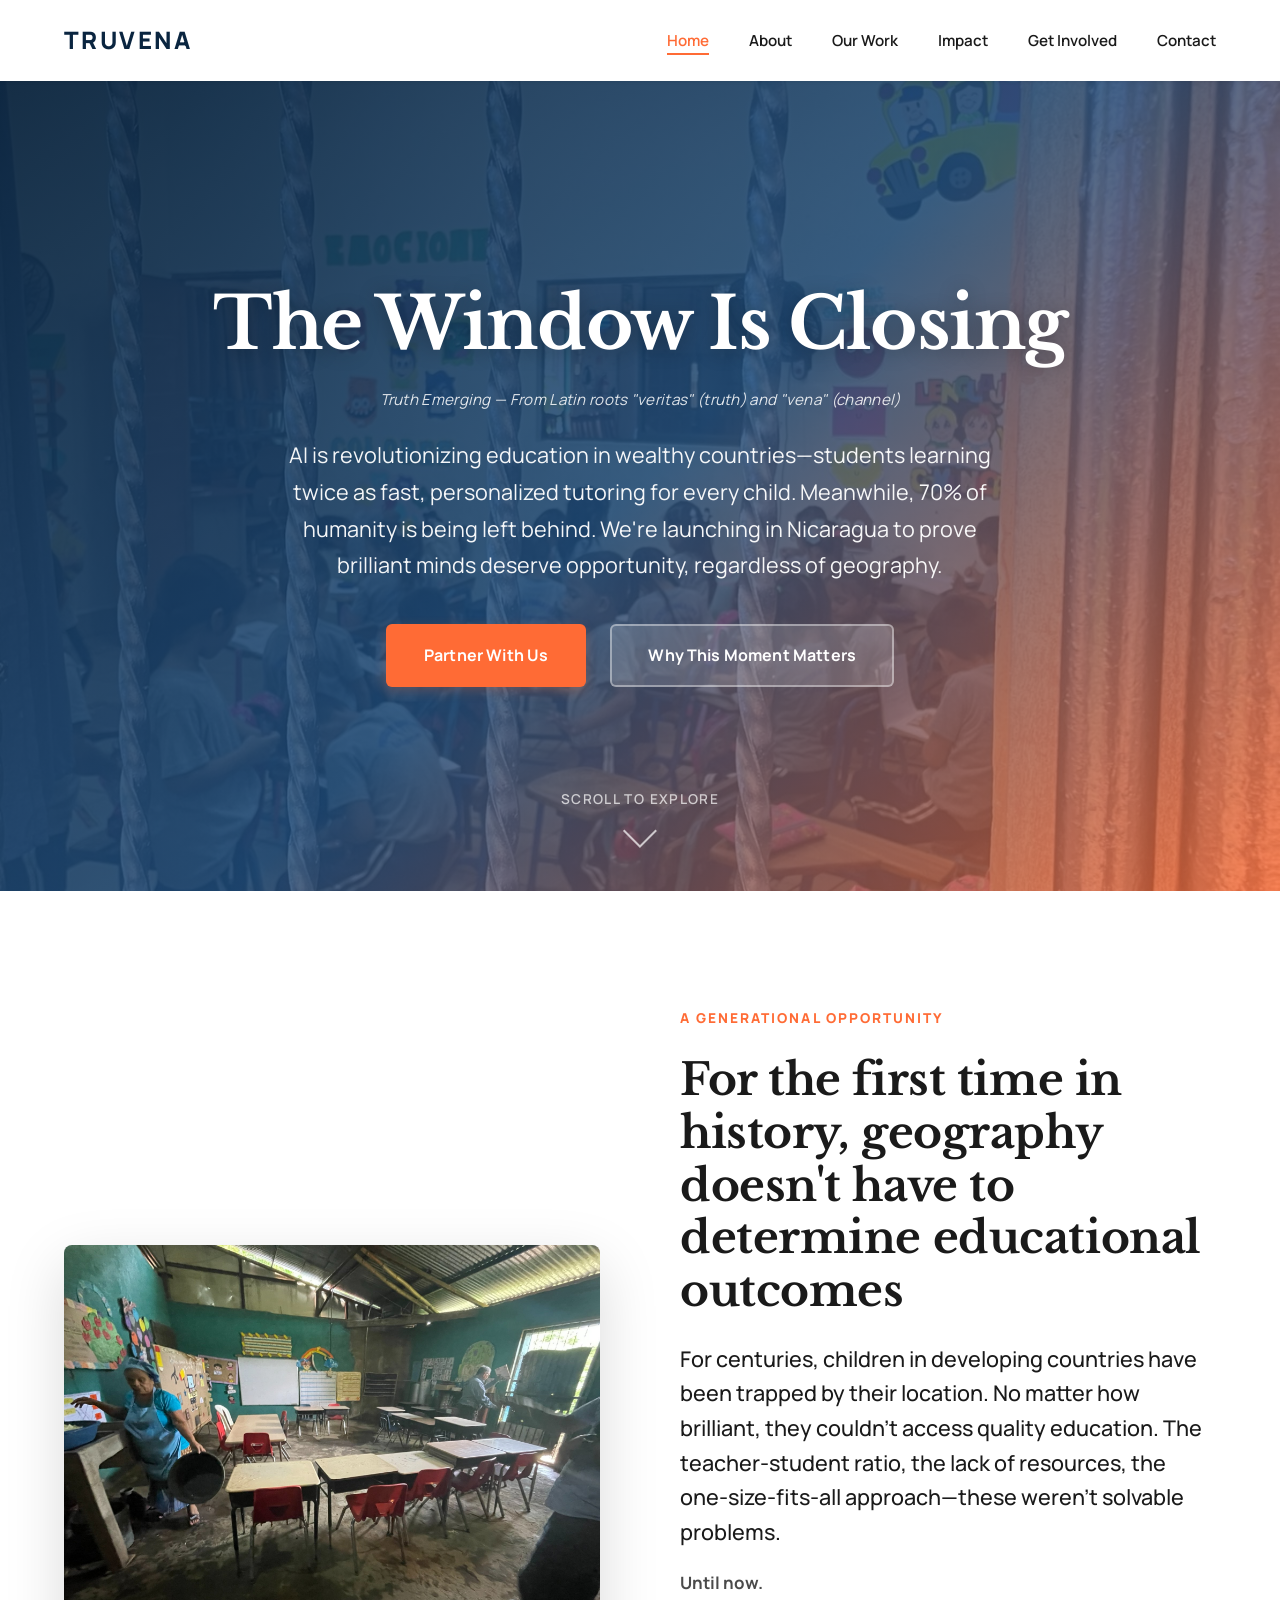
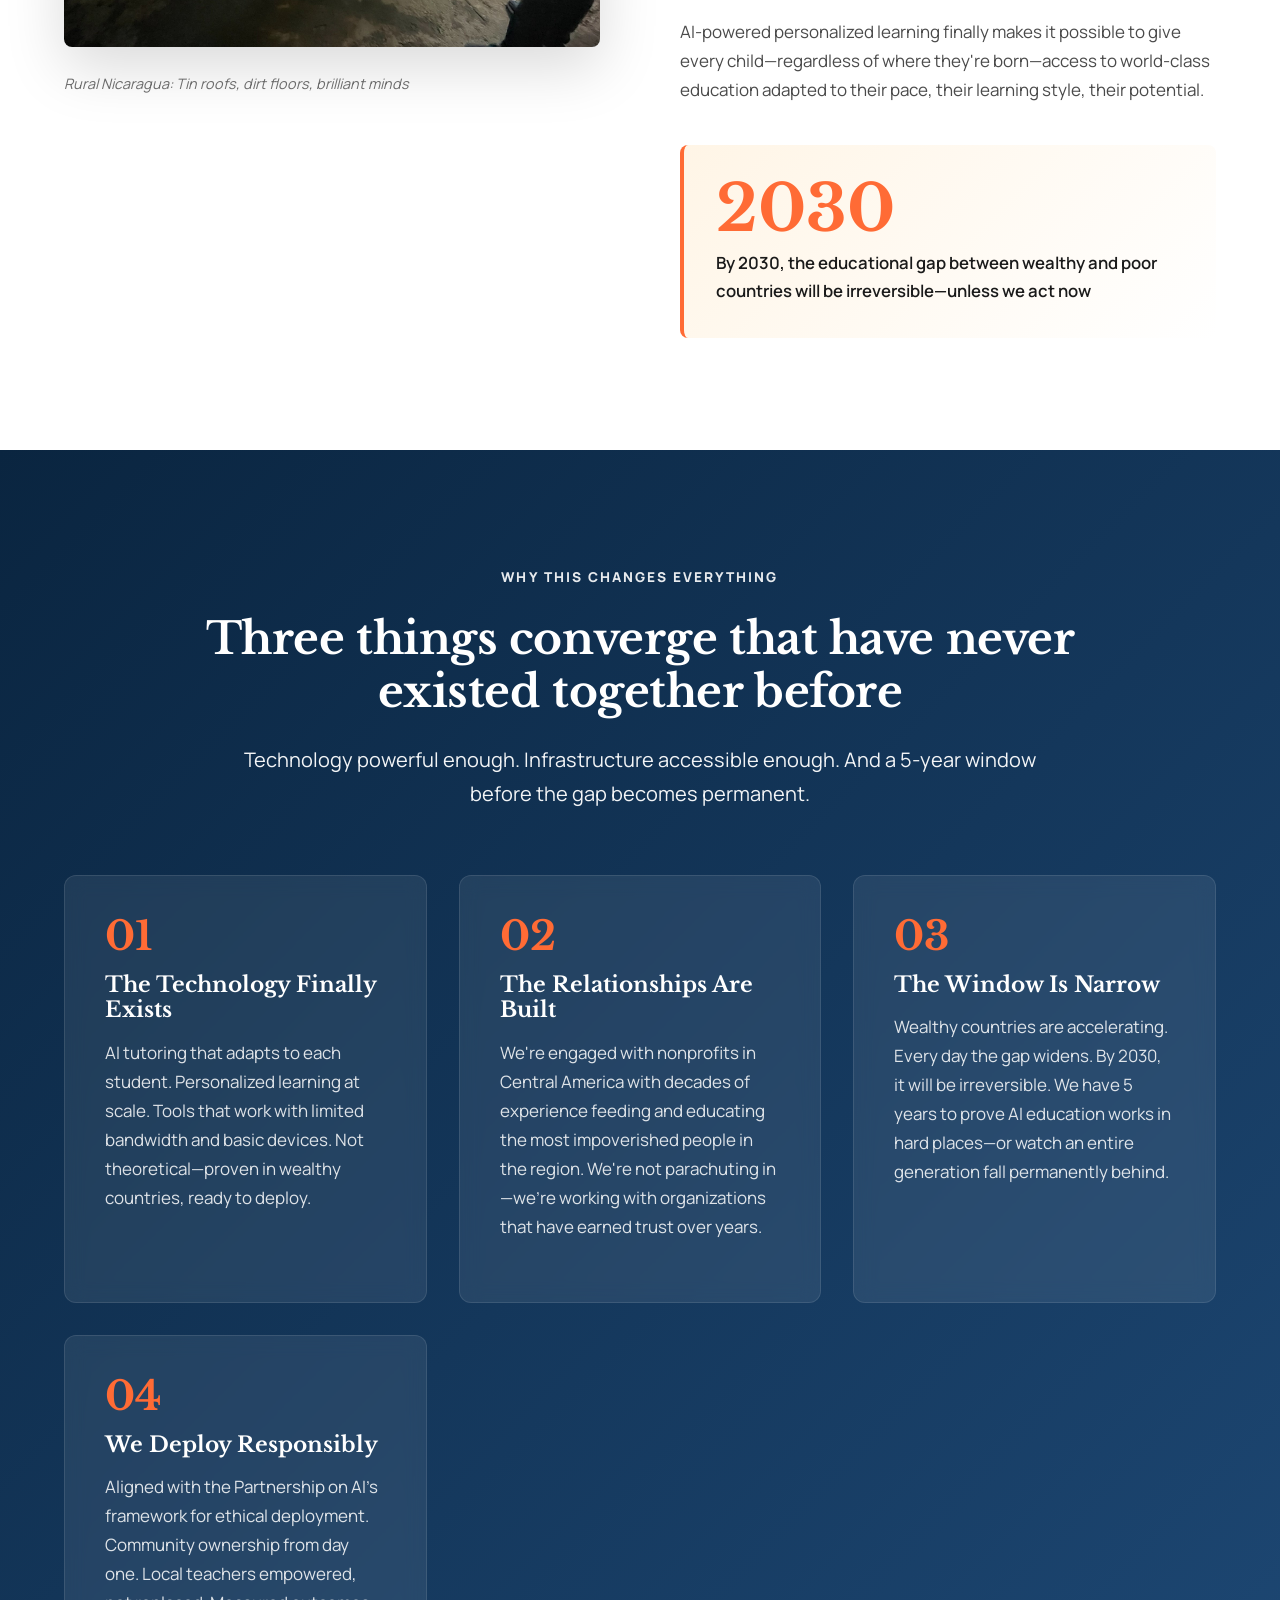
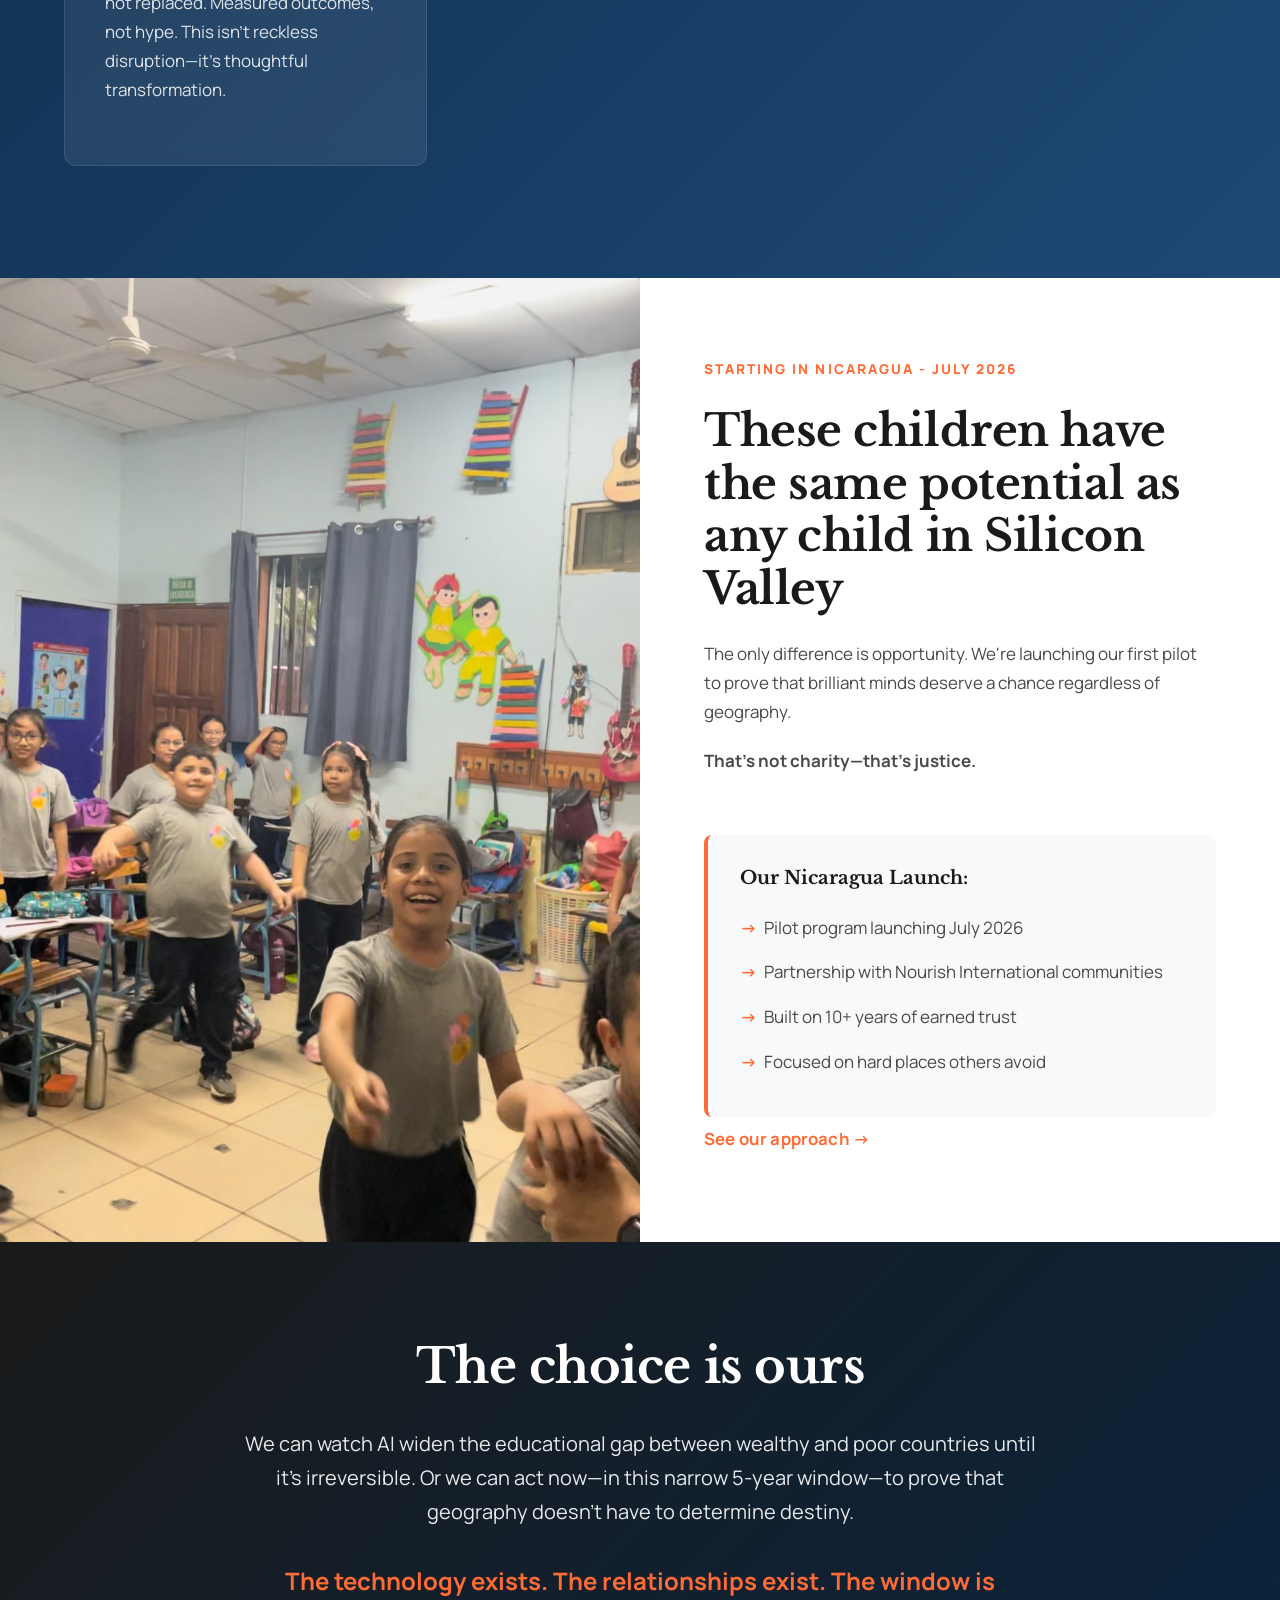
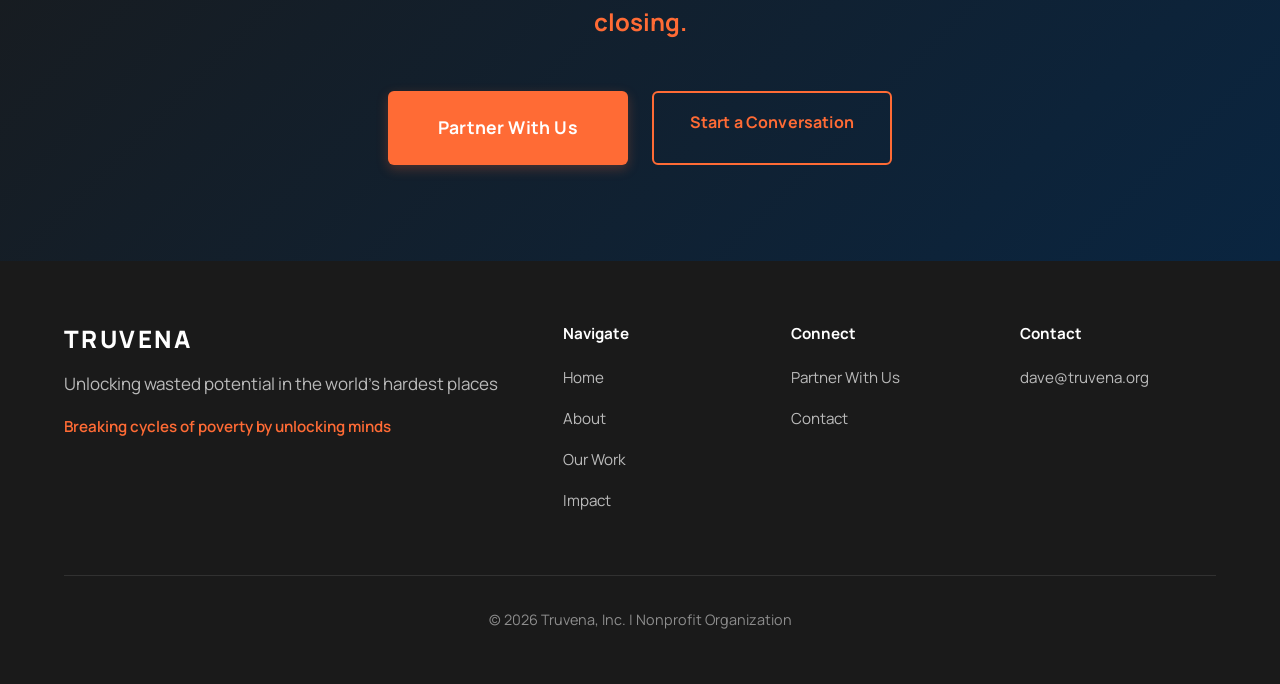
<file: index.html>
<!DOCTYPE html> 
<html lang="en">
<head>
    <meta charset="UTF-8">
    <meta name="viewport" content="width=device-width, initial-scale=1.0">
    <title>Truvena | Unlocking Millions of Wasted Minds</title>
    <link rel="preconnect" href="https://fonts.googleapis.com">
    <link rel="preconnect" href="https://fonts.gstatic.com" crossorigin>
    <link href="https://fonts.googleapis.com/css2?family=Libre+Baskerville:wght@400;700&family=Manrope:wght@400;500;600;700;800&display=swap" rel="stylesheet">
    <link rel="stylesheet" href="styles-new.css">
</head>
<body>
    <!-- Navigation -->
    <nav class="navbar">
        <div class="container">
            <div class="nav-brand">
                <a href="index.html">TRUVENA</a>
            </div>
            <ul class="nav-menu">
                <li><a href="index.html" class="active">Home</a></li>
                <li><a href="about.html">About</a></li>
                <li><a href="work.html">Our Work</a></li>
                <li><a href="impact.html">Impact</a></li>
                <li><a href="involved.html">Get Involved</a></li>
                <li><a href="contact.html">Contact</a></li>
            </ul>
        </div>
    </nav>

    <!-- Hero Section with Photo Background -->
    <section class="hero-redesign">
        <div class="hero-background"></div>
        <div class="hero-overlay"></div>
        <div class="container hero-content">
            <h1 class="hero-title">The Window Is Closing</h1>
            <p class="truvena-tagline">Truth Emerging — From Latin roots "veritas" (truth) and "vena" (channel)</p>
            <p class="hero-subtitle">AI is revolutionizing education in wealthy countries—students learning twice as fast, personalized tutoring for every child. Meanwhile, 70% of humanity is being left behind. We're launching in Nicaragua to prove brilliant minds deserve opportunity, regardless of geography.</p>
            <div class="hero-cta">
                <a href="involved.html" class="btn-primary-orange">Partner With Us</a>
                <a href="impact.html" class="btn-secondary-white">Why This Moment Matters</a>
            </div>
        </div>
        <div class="hero-scroll-indicator">
            <span>Scroll to explore</span>
            <div class="scroll-arrow"></div>
        </div>
    </section>

    <!-- The Historic Moment -->
    <section class="reality-section">
        <div class="container">
            <div class="reality-grid">
                <div class="reality-image">
                    <img src="images/empty-classroom.jpg" alt="Rural Nicaragua classroom with tin roof and dirt floors">
                    <div class="image-caption">Rural Nicaragua: Tin roofs, dirt floors, brilliant minds</div>
                </div>
                <div class="reality-text">
                    <span class="section-label">A Generational Opportunity</span>
                    <h2>For the first time in history, geography doesn't have to determine educational outcomes</h2>
                    <p class="lead-text">For centuries, children in developing countries have been trapped by their location. No matter how brilliant, they couldn't access quality education. The teacher-student ratio, the lack of resources, the one-size-fits-all approach—these weren't solvable problems.</p>
                    <p><strong>Until now.</strong></p>
                    <p>AI-powered personalized learning finally makes it possible to give every child—regardless of where they're born—access to world-class education adapted to their pace, their learning style, their potential.</p>
                    <div class="stat-callout">
                        <div class="stat-number">2030</div>
                        <div class="stat-text">By 2030, the educational gap between wealthy and poor countries will be irreversible—unless we act now</div>
                    </div>
                </div>
            </div>
        </div>
    </section>

    <!-- Why This Time Is Different -->
    <section class="opportunity-section">
        <div class="container">
            <div class="opportunity-content">
                <span class="section-label-light">Why This Changes Everything</span>
                <h2>Three things converge that have never existed together before</h2>
                <p class="intro-text-white">Technology powerful enough. Infrastructure accessible enough. And a 5-year window before the gap becomes permanent.</p>
            </div>
            
            <div class="approach-visual">
                <div class="approach-card">
                    <div class="card-number">01</div>
                    <h3>The Technology Finally Exists</h3>
                    <p>AI tutoring that adapts to each student. Personalized learning at scale. Tools that work with limited bandwidth and basic devices. Not theoretical—proven in wealthy countries, ready to deploy.</p>
                </div>
                
                <div class="approach-card">
                    <div class="card-number">02</div>
                    <h3>The Relationships Are Built</h3>
                    <p>We're engaged with nonprofits in Central America with decades of experience feeding and educating the most impoverished people in the region. We're not parachuting in—we're working with organizations that have earned trust over years.</p>
                </div>
                
                <div class="approach-card">
                    <div class="card-number">03</div>
                    <h3>The Window Is Narrow</h3>
                    <p>Wealthy countries are accelerating. Every day the gap widens. By 2030, it will be irreversible. We have 5 years to prove AI education works in hard places—or watch an entire generation fall permanently behind.</p>
                </div>
                
                <div class="approach-card">
                    <div class="card-number">04</div>
                    <h3>We Deploy Responsibly</h3>
                    <p>Aligned with the Partnership on AI's framework for ethical deployment. Community ownership from day one. Local teachers empowered, not replaced. Measured outcomes, not hype. This isn't reckless disruption—it's thoughtful transformation.</p>
                </div>
            </div>
        </div>
    </section>

    <!-- What We're Launching -->
    <section class="impact-preview">
        <div class="impact-split">
            <div class="impact-image" style="background-image: url('images/kids-classroom.jpg');">
            </div>
            <div class="impact-content">
                <span class="section-label">Starting in Nicaragua - July 2026</span>
                <h2>These children have the same potential as any child in Silicon Valley</h2>
                <p>The only difference is opportunity. We're launching our first pilot to prove that brilliant minds deserve a chance regardless of geography.</p>
                <p><strong>That's not charity—that's justice.</strong></p>
                <div class="impact-focus">
                    <h3>Our Nicaragua Launch:</h3>
                    <ul class="hard-places-list">
                        <li>Pilot program launching July 2026</li>
                        <li>Partnership with Nourish International communities</li>
                        <li>Built on 10+ years of earned trust</li>
                        <li>Focused on hard places others avoid</li>
                    </ul>
                </div>
                <a href="work.html" class="btn-text-arrow">See our approach →</a>
            </div>
        </div>
    </section>

    <!-- Urgency Section -->
    <section class="urgency-section">
        <div class="container">
            <div class="urgency-content">
                <h2>The choice is ours</h2>
                <p class="urgency-text">We can watch AI widen the educational gap between wealthy and poor countries until it's irreversible. Or we can act now—in this narrow 5-year window—to prove that geography doesn't have to determine destiny.</p>
                <p class="urgency-emphasis">The technology exists. The relationships exist. The window is closing.</p>
                <div class="urgency-cta">
                    <a href="involved.html" class="btn-primary-orange large">Partner With Us</a>
                    <a href="contact.html" class="btn-secondary-outline">Start a Conversation</a>
                </div>
            </div>
        </div>
    </section>

    <!-- Footer -->
    <footer class="footer-redesign">
        <div class="container">
            <div class="footer-content">
                <div class="footer-brand">
                    <h3>TRUVENA</h3>
                    <p>Unlocking wasted potential in the world's hardest places</p>
                    <div class="footer-tagline">Breaking cycles of poverty by unlocking minds</div>
                </div>
                <div class="footer-links">
                    <div class="footer-column">
                        <h4>Navigate</h4>
                        <ul>
                            <li><a href="index.html">Home</a></li>
                            <li><a href="about.html">About</a></li>
                            <li><a href="work.html">Our Work</a></li>
                            <li><a href="impact.html">Impact</a></li>
                        </ul>
                    </div>
                    <div class="footer-column">
                        <h4>Connect</h4>
                        <ul>
                            <li><a href="involved.html">Partner With Us</a></li>
                            <li><a href="contact.html">Contact</a></li>
                        </ul>
                    </div>
                    <div class="footer-column">
                        <h4>Contact</h4>
                        <ul>
                            <li><a href="mailto:dave@truvena.org">dave@truvena.org</a></li>
                        </ul>
                    </div>
                </div>
            </div>
            <div class="footer-bottom">
                <p>&copy; 2026 Truvena, Inc. | Nonprofit Organization</p>
            </div>
        </div>
    </footer>
</body>
</html>
</file>
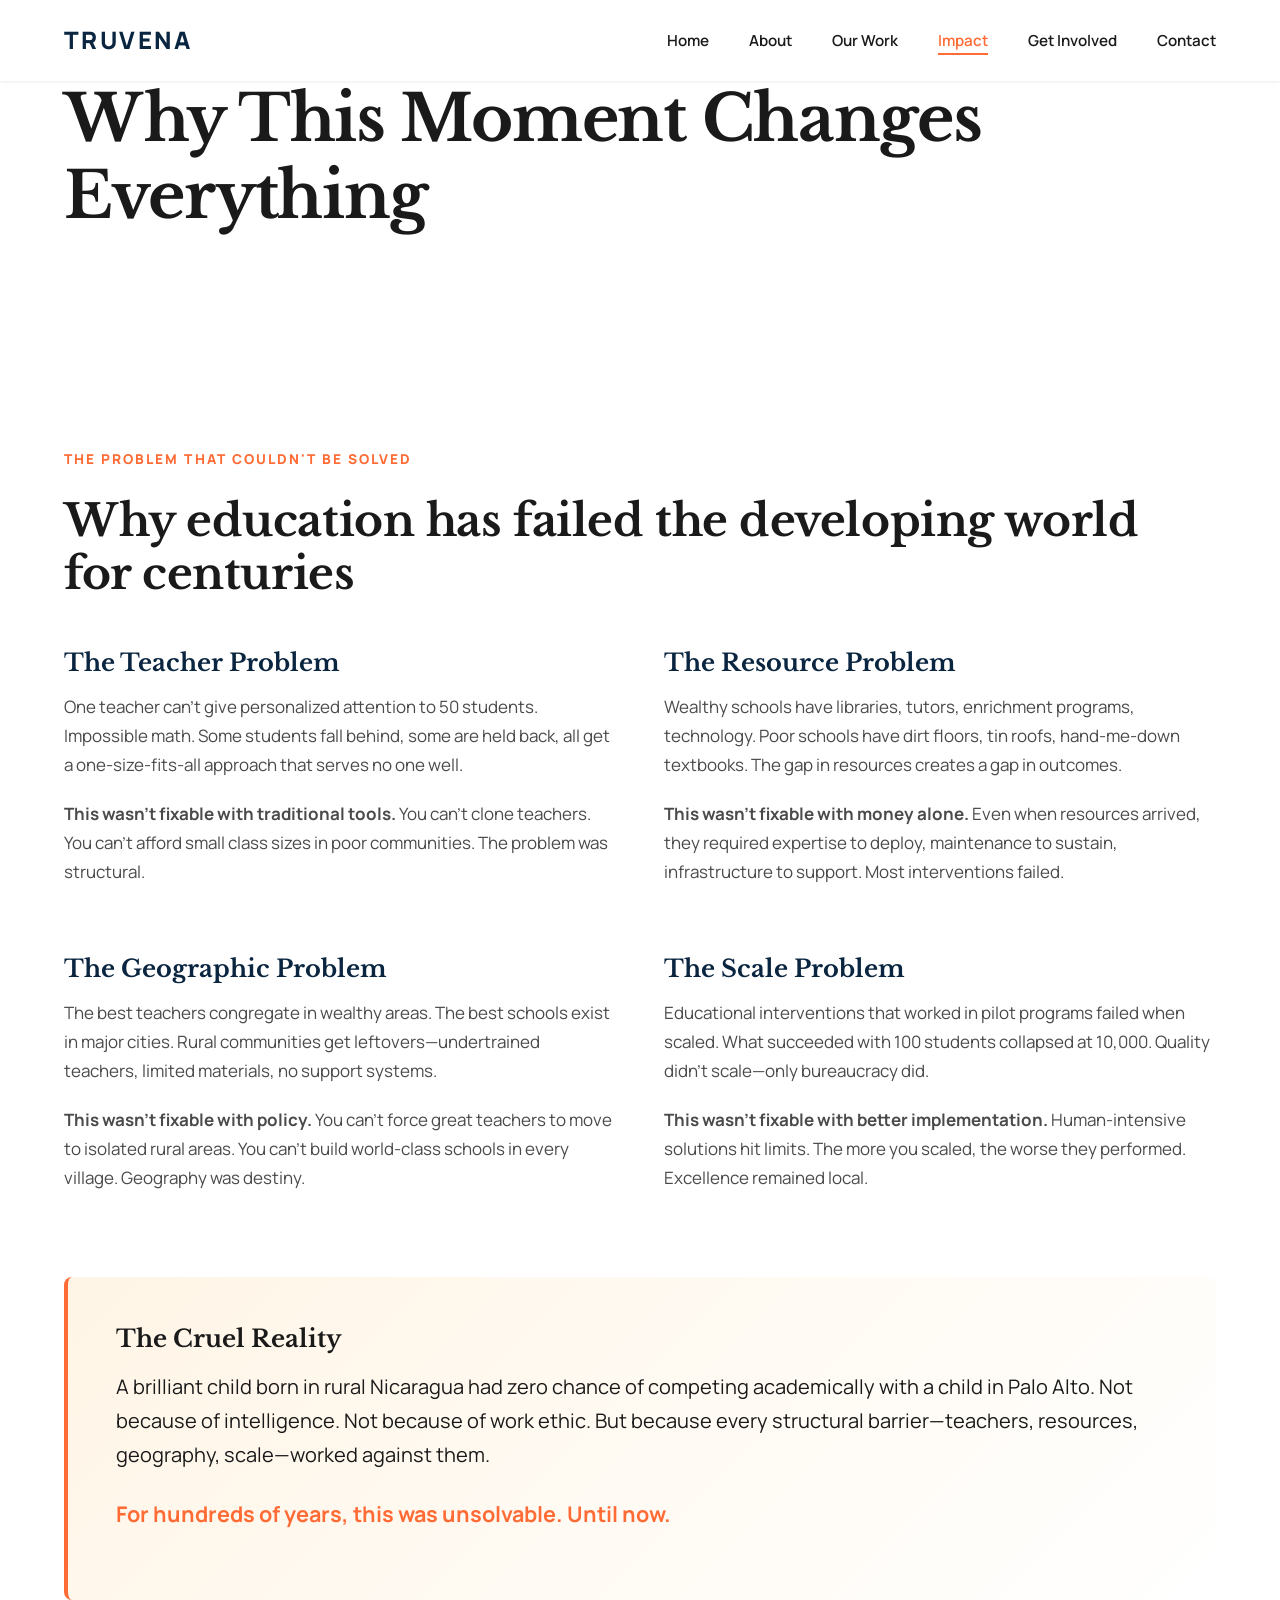
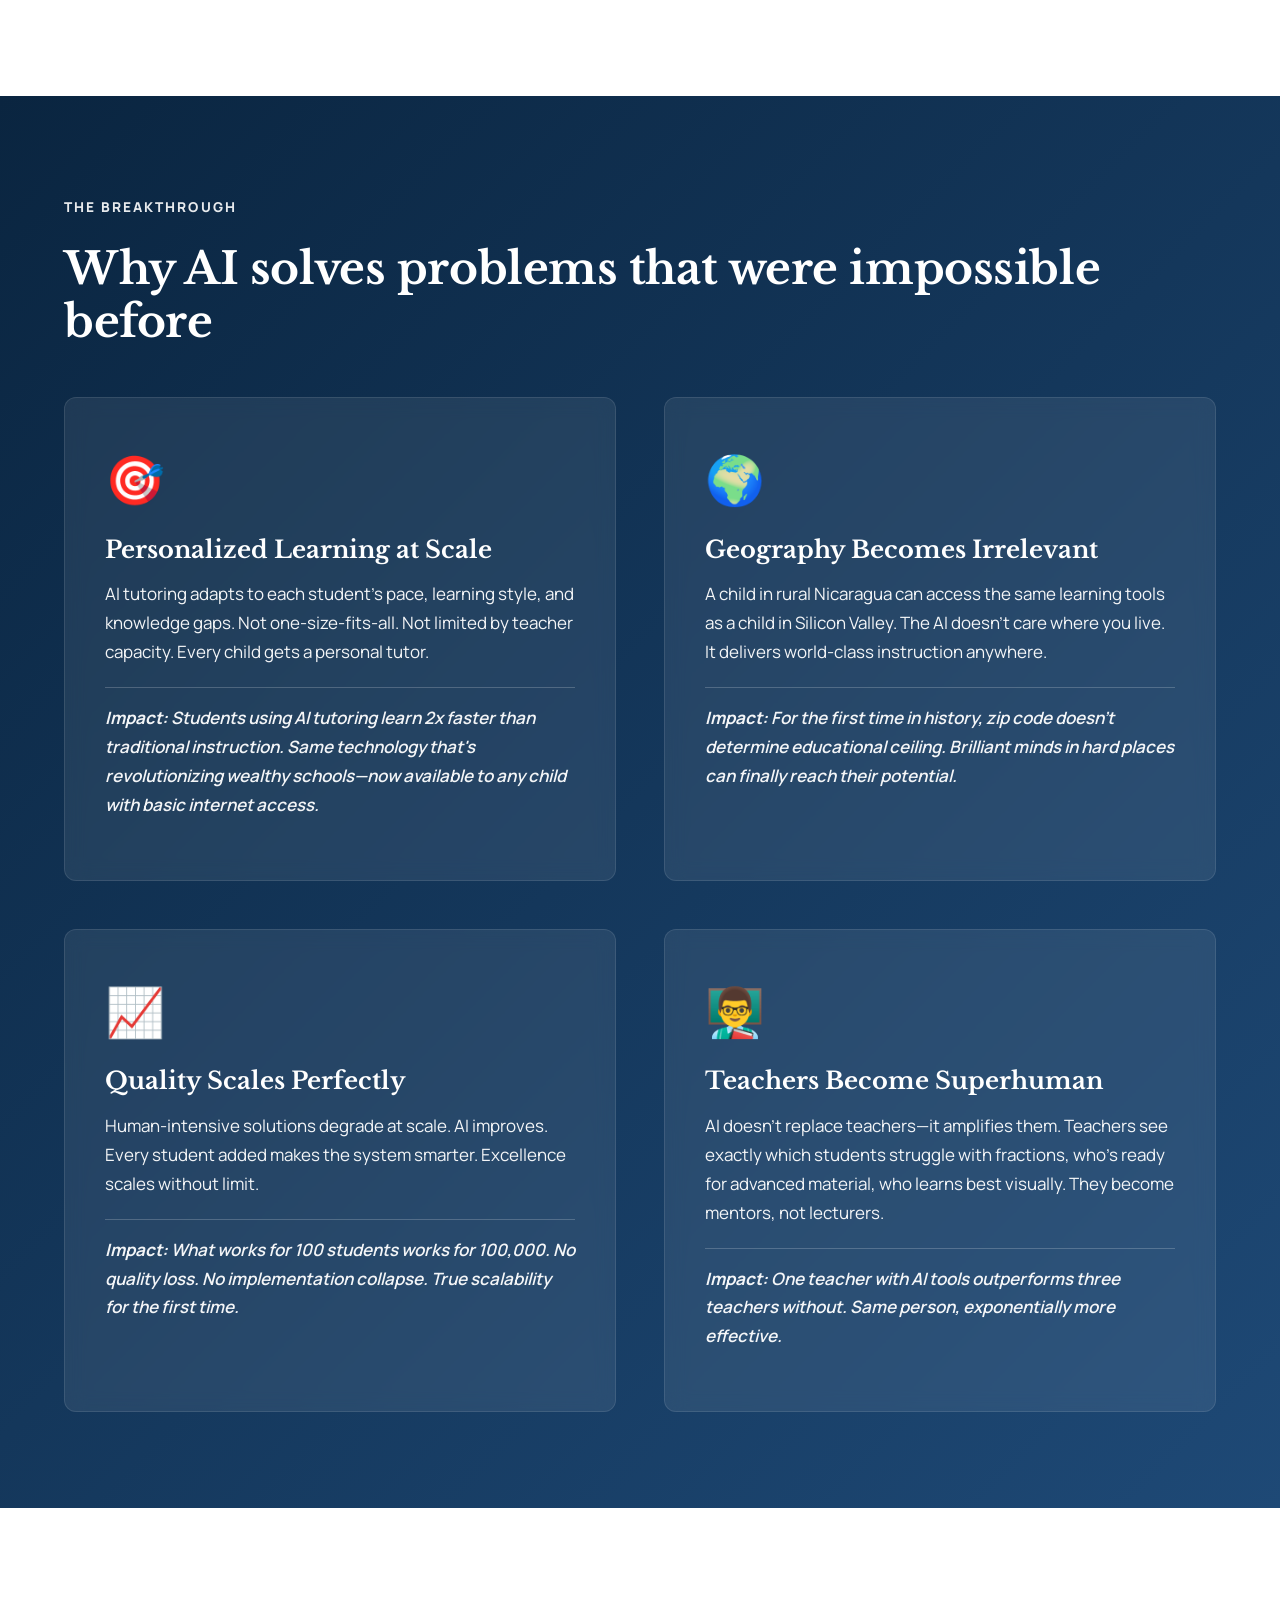
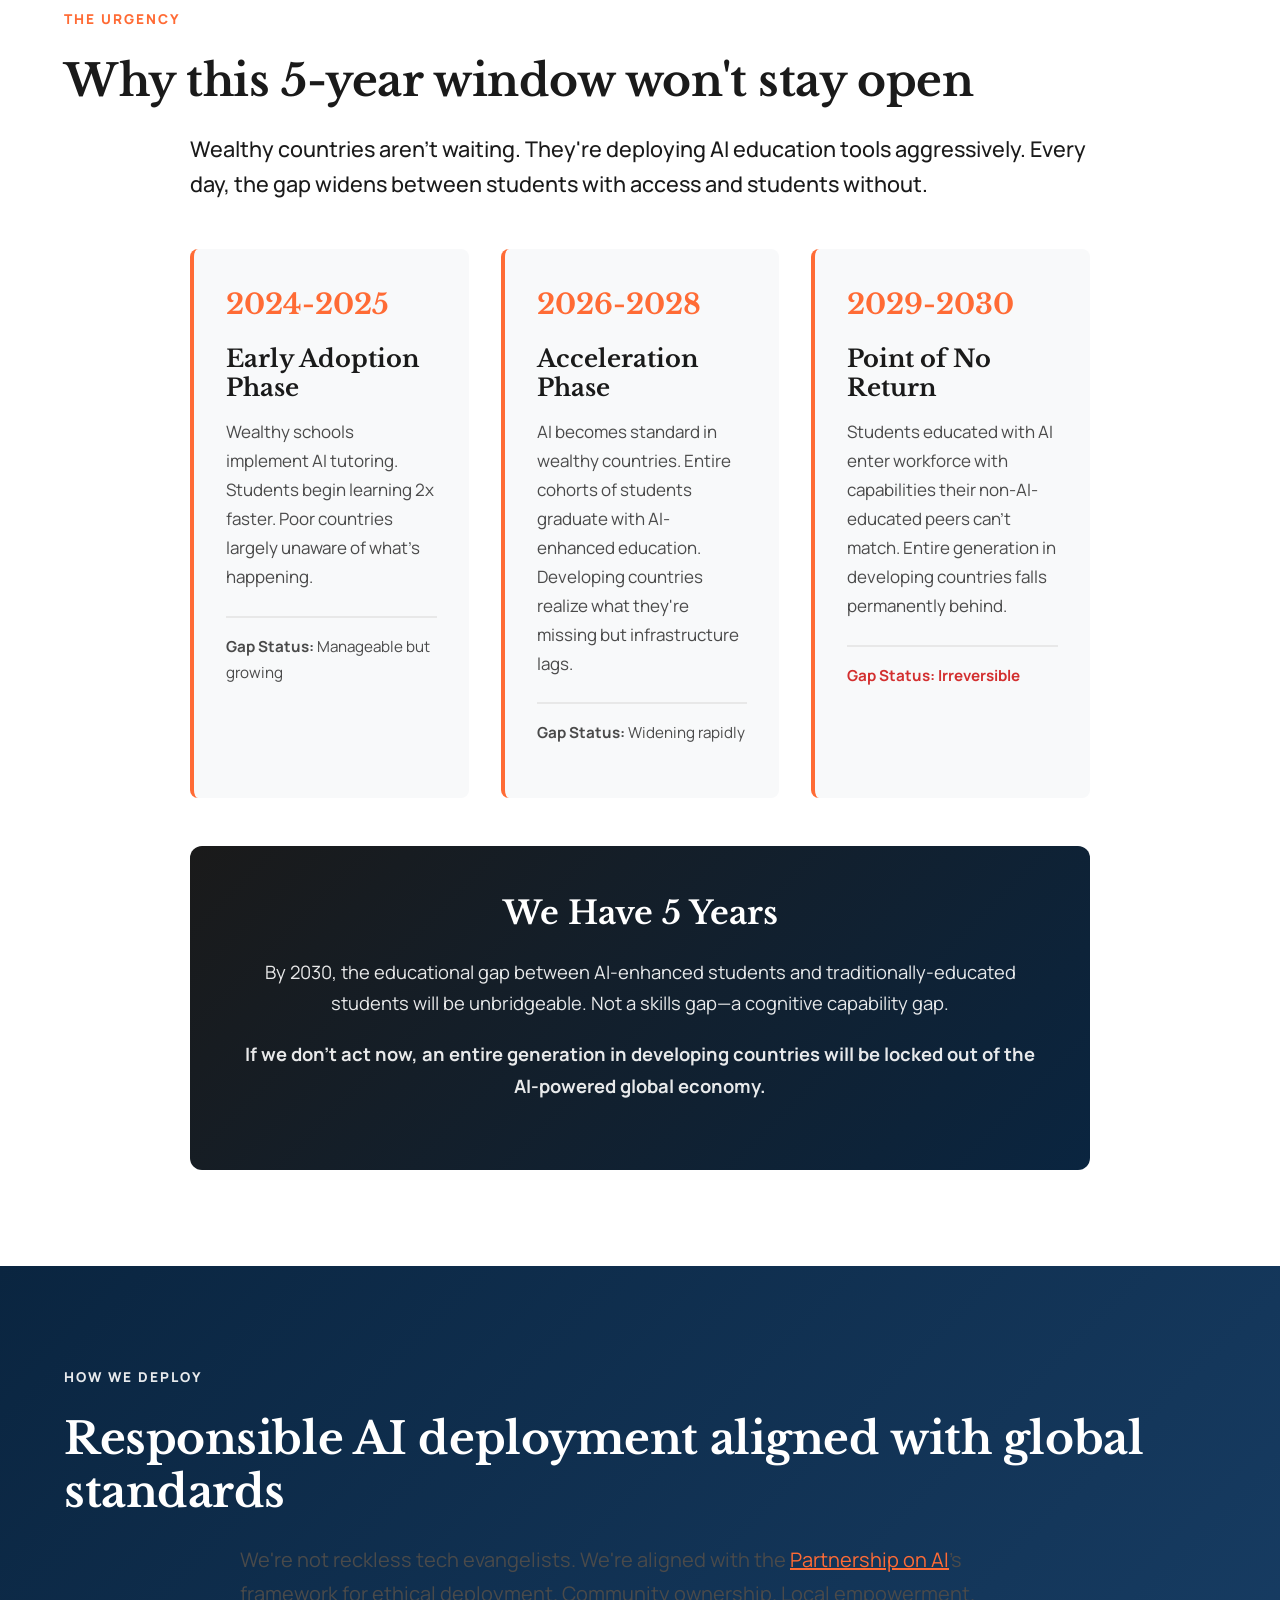
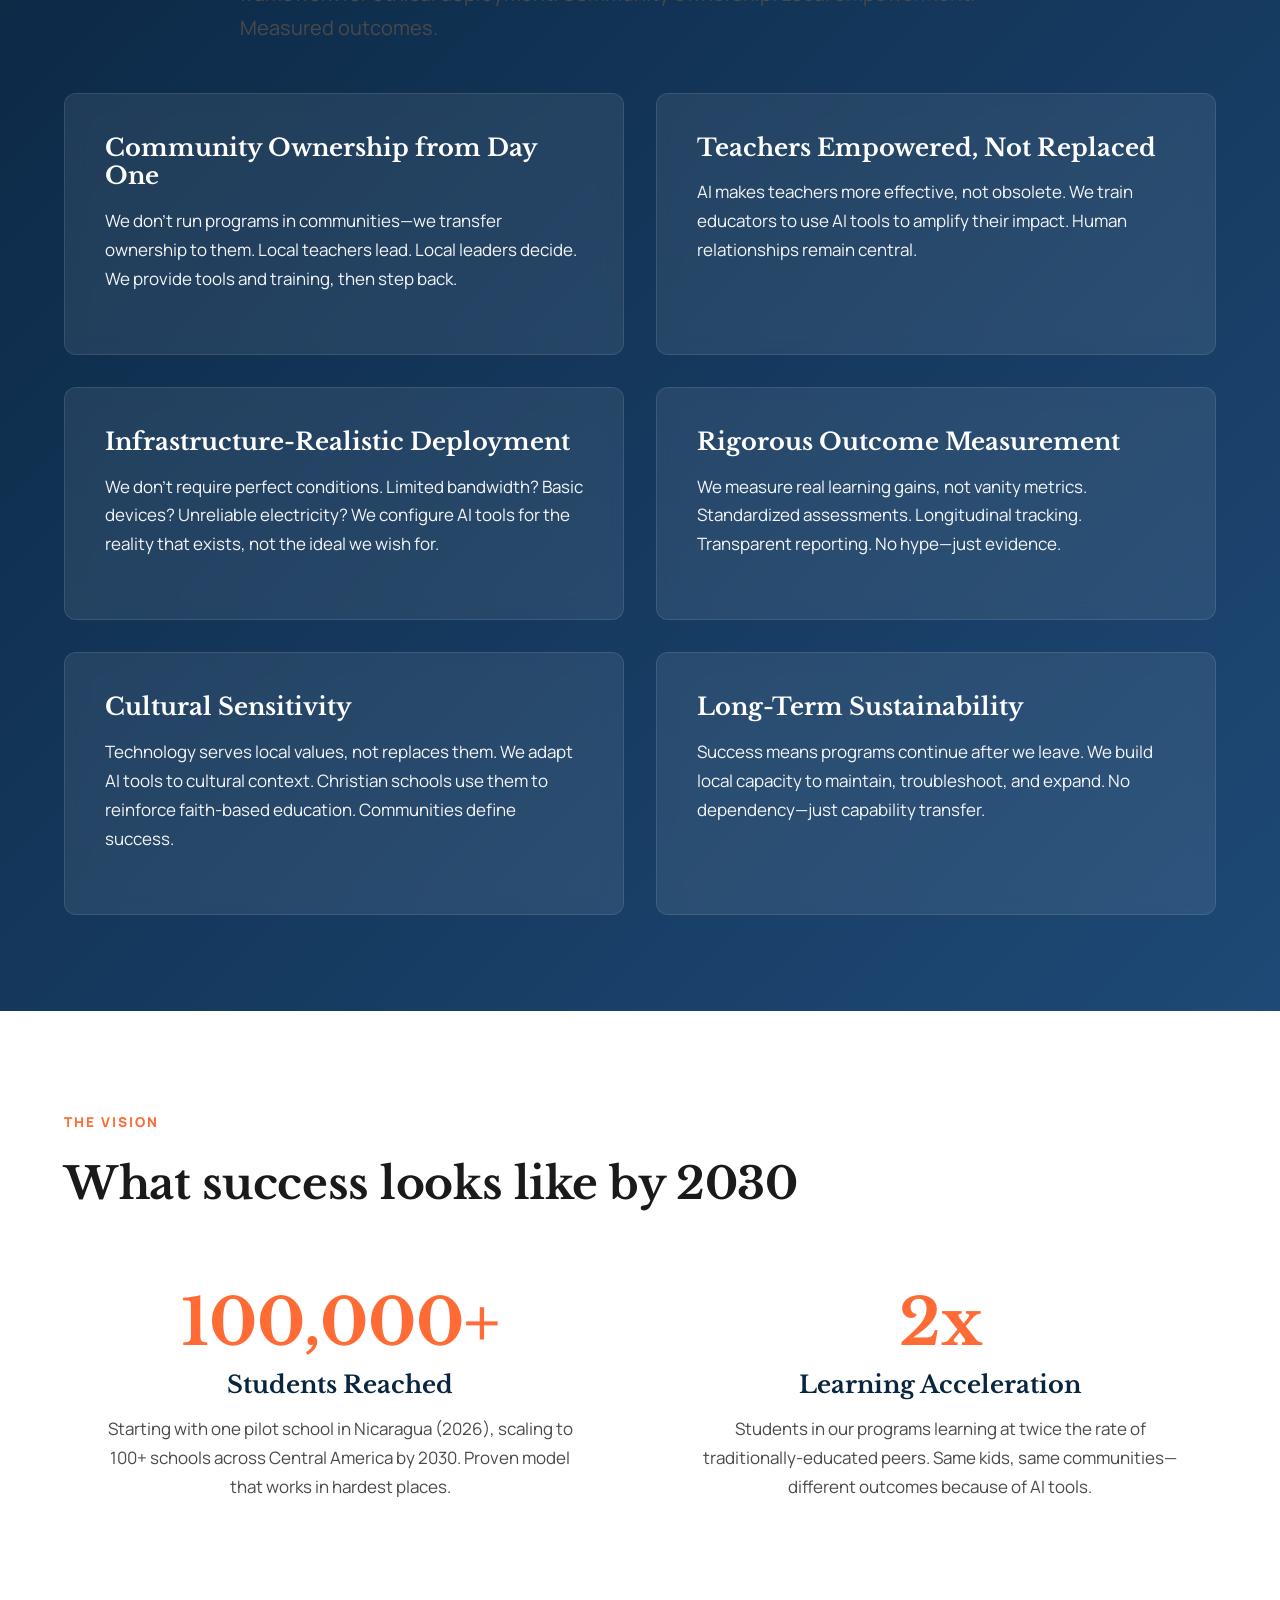
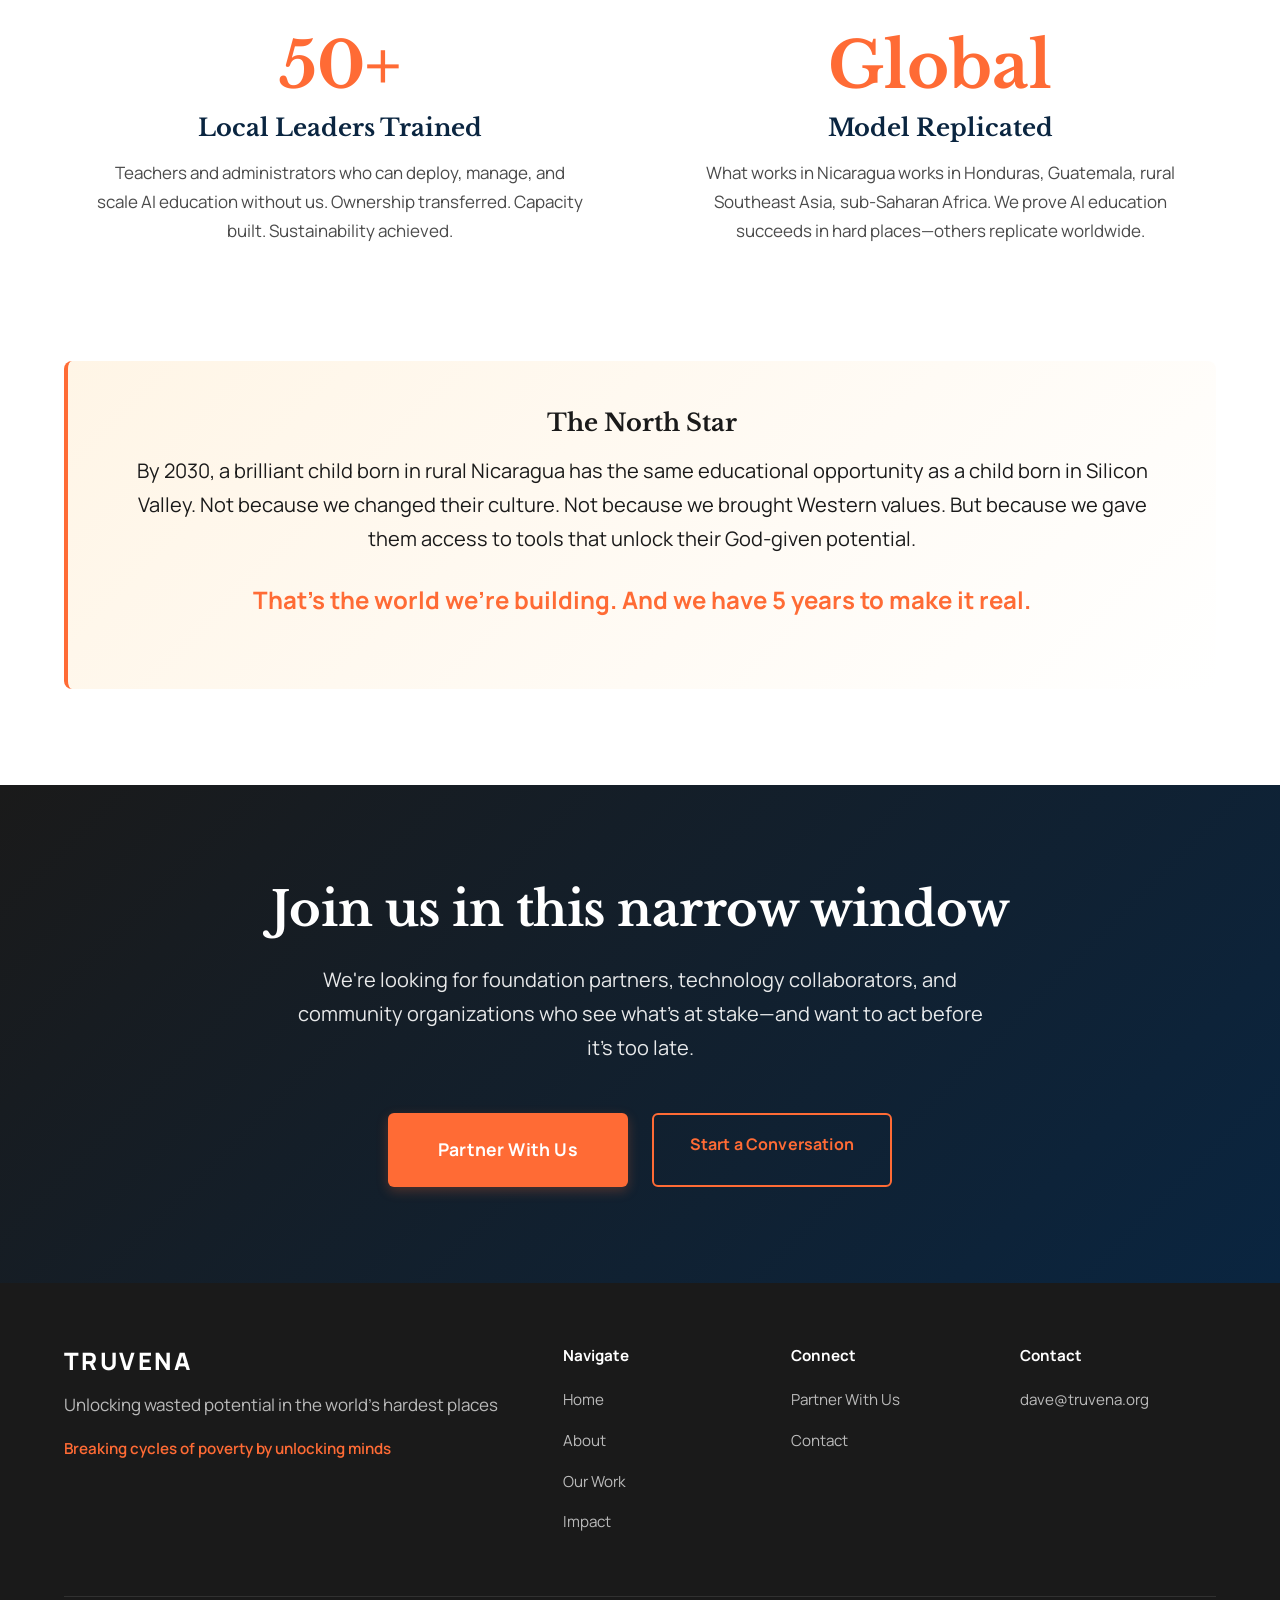
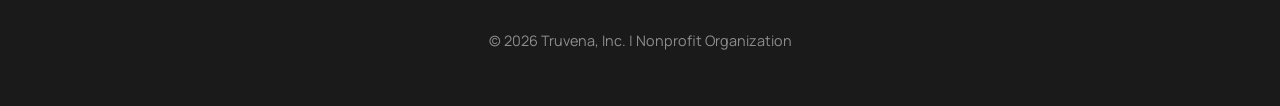
<file: impact.html>
<!DOCTYPE html>
<html lang="en">
<head>
    <meta charset="UTF-8">
    <meta name="viewport" content="width=device-width, initial-scale=1.0">
    <title>Impact | Truvena</title>
    <link rel="preconnect" href="https://fonts.googleapis.com">
    <link rel="preconnect" href="https://fonts.gstatic.com" crossorigin>
    <link href="https://fonts.googleapis.com/css2?family=Libre+Baskerville:wght@400;700&family=Manrope:wght@400;500;600;700;800&display=swap" rel="stylesheet">
    <link rel="stylesheet" href="styles-new.css">
</head>
<body>
    <!-- Navigation -->
    <nav class="navbar">
        <div class="container">
            <div class="nav-brand">
                <a href="index.html">TRUVENA</a>
            </div>
            <ul class="nav-menu">
                <li><a href="index.html">Home</a></li>
                <li><a href="about.html">About</a></li>
                <li><a href="work.html">Our Work</a></li>
                <li><a href="impact.html" class="active">Impact</a></li>
                <li><a href="involved.html">Get Involved</a></li>
                <li><a href="contact.html">Contact</a></li>
            </ul>
        </div>
    </nav>

    <!-- Hero -->
    <section class="page-hero">
        <div class="container">
            <h1>Why This Moment Changes Everything</h1>
            <p class="hero-subtitle">For centuries, geography has determined educational outcomes. AI changes that—if we act in the next 5 years.</p>
        </div>
    </section>

    <!-- The Old Barriers -->
    <section class="section-white">
        <div class="container">
            <span class="section-label">The Problem That Couldn't Be Solved</span>
            <h2>Why education has failed the developing world for centuries</h2>
            
            <div class="content-grid-two">
                <div class="content-block">
                    <h3>The Teacher Problem</h3>
                    <p>One teacher can't give personalized attention to 50 students. Impossible math. Some students fall behind, some are held back, all get a one-size-fits-all approach that serves no one well.</p>
                    <p><strong>This wasn't fixable with traditional tools.</strong> You can't clone teachers. You can't afford small class sizes in poor communities. The problem was structural.</p>
                </div>
                
                <div class="content-block">
                    <h3>The Resource Problem</h3>
                    <p>Wealthy schools have libraries, tutors, enrichment programs, technology. Poor schools have dirt floors, tin roofs, hand-me-down textbooks. The gap in resources creates a gap in outcomes.</p>
                    <p><strong>This wasn't fixable with money alone.</strong> Even when resources arrived, they required expertise to deploy, maintenance to sustain, infrastructure to support. Most interventions failed.</p>
                </div>
                
                <div class="content-block">
                    <h3>The Geographic Problem</h3>
                    <p>The best teachers congregate in wealthy areas. The best schools exist in major cities. Rural communities get leftovers—undertrained teachers, limited materials, no support systems.</p>
                    <p><strong>This wasn't fixable with policy.</strong> You can't force great teachers to move to isolated rural areas. You can't build world-class schools in every village. Geography was destiny.</p>
                </div>
                
                <div class="content-block">
                    <h3>The Scale Problem</h3>
                    <p>Educational interventions that worked in pilot programs failed when scaled. What succeeded with 100 students collapsed at 10,000. Quality didn't scale—only bureaucracy did.</p>
                    <p><strong>This wasn't fixable with better implementation.</strong> Human-intensive solutions hit limits. The more you scaled, the worse they performed. Excellence remained local.</p>
                </div>
            </div>
            
            <div class="callout-box">
                <h3>The Cruel Reality</h3>
                <p class="callout-text">A brilliant child born in rural Nicaragua had zero chance of competing academically with a child in Palo Alto. Not because of intelligence. Not because of work ethic. But because every structural barrier—teachers, resources, geography, scale—worked against them.</p>
                <p class="callout-emphasis">For hundreds of years, this was unsolvable. Until now.</p>
            </div>
        </div>
    </section>

    <!-- Why AI Changes Everything -->
    <section class="section-blue">
        <div class="container">
            <span class="section-label-light">The Breakthrough</span>
            <h2>Why AI solves problems that were impossible before</h2>
            
            <div class="breakthrough-grid">
                <div class="breakthrough-item">
                    <div class="breakthrough-icon">🎯</div>
                    <h3>Personalized Learning at Scale</h3>
                    <p>AI tutoring adapts to each student's pace, learning style, and knowledge gaps. Not one-size-fits-all. Not limited by teacher capacity. Every child gets a personal tutor.</p>
                    <p class="breakthrough-data"><strong>Impact:</strong> Students using AI tutoring learn 2x faster than traditional instruction. Same technology that's revolutionizing wealthy schools—now available to any child with basic internet access.</p>
                </div>
                
                <div class="breakthrough-item">
                    <div class="breakthrough-icon">🌍</div>
                    <h3>Geography Becomes Irrelevant</h3>
                    <p>A child in rural Nicaragua can access the same learning tools as a child in Silicon Valley. The AI doesn't care where you live. It delivers world-class instruction anywhere.</p>
                    <p class="breakthrough-data"><strong>Impact:</strong> For the first time in history, zip code doesn't determine educational ceiling. Brilliant minds in hard places can finally reach their potential.</p>
                </div>
                
                <div class="breakthrough-item">
                    <div class="breakthrough-icon">📈</div>
                    <h3>Quality Scales Perfectly</h3>
                    <p>Human-intensive solutions degrade at scale. AI improves. Every student added makes the system smarter. Excellence scales without limit.</p>
                    <p class="breakthrough-data"><strong>Impact:</strong> What works for 100 students works for 100,000. No quality loss. No implementation collapse. True scalability for the first time.</p>
                </div>
                
                <div class="breakthrough-item">
                    <div class="breakthrough-icon">👨‍🏫</div>
                    <h3>Teachers Become Superhuman</h3>
                    <p>AI doesn't replace teachers—it amplifies them. Teachers see exactly which students struggle with fractions, who's ready for advanced material, who learns best visually. They become mentors, not lecturers.</p>
                    <p class="breakthrough-data"><strong>Impact:</strong> One teacher with AI tools outperforms three teachers without. Same person, exponentially more effective.</p>
                </div>
            </div>
        </div>
    </section>

    <!-- The Narrow Window -->
    <section class="section-white">
        <div class="container">
            <span class="section-label">The Urgency</span>
            <h2>Why this 5-year window won't stay open</h2>
            
            <div class="timeline-content">
                <p class="lead-text">Wealthy countries aren't waiting. They're deploying AI education tools aggressively. Every day, the gap widens between students with access and students without.</p>
                
                <div class="timeline-grid">
                    <div class="timeline-block">
                        <div class="timeline-year">2024-2025</div>
                        <h3>Early Adoption Phase</h3>
                        <p>Wealthy schools implement AI tutoring. Students begin learning 2x faster. Poor countries largely unaware of what's happening.</p>
                        <p class="timeline-impact"><strong>Gap Status:</strong> Manageable but growing</p>
                    </div>
                    
                    <div class="timeline-block">
                        <div class="timeline-year">2026-2028</div>
                        <h3>Acceleration Phase</h3>
                        <p>AI becomes standard in wealthy countries. Entire cohorts of students graduate with AI-enhanced education. Developing countries realize what they're missing but infrastructure lags.</p>
                        <p class="timeline-impact"><strong>Gap Status:</strong> Widening rapidly</p>
                    </div>
                    
                    <div class="timeline-block">
                        <div class="timeline-year">2029-2030</div>
                        <h3>Point of No Return</h3>
                        <p>Students educated with AI enter workforce with capabilities their non-AI-educated peers can't match. Entire generation in developing countries falls permanently behind.</p>
                        <p class="timeline-impact timeline-critical"><strong>Gap Status:</strong> Irreversible</p>
                    </div>
                </div>
                
                <div class="urgency-box">
                    <h3>We Have 5 Years</h3>
                    <p>By 2030, the educational gap between AI-enhanced students and traditionally-educated students will be unbridgeable. Not a skills gap—a cognitive capability gap.</p>
                    <p><strong>If we don't act now, an entire generation in developing countries will be locked out of the AI-powered global economy.</strong></p>
                </div>
            </div>
        </div>
    </section>

    <!-- Our Responsible Approach -->
    <section class="section-blue">
        <div class="container">
            <span class="section-label-light">How We Deploy</span>
            <h2>Responsible AI deployment aligned with global standards</h2>
            
            <div class="approach-content">
                <p class="intro-text">We're not reckless tech evangelists. We're aligned with the <a href="https://partnershiponai.org/" target="_blank" style="color: #FF6B35; text-decoration: underline;">Partnership on AI</a>'s framework for ethical deployment. Community ownership. Local empowerment. Measured outcomes.</p>
                
                <div class="principles-grid">
                    <div class="principle-card">
                        <h3>Community Ownership from Day One</h3>
                        <p>We don't run programs in communities—we transfer ownership to them. Local teachers lead. Local leaders decide. We provide tools and training, then step back.</p>
                    </div>
                    
                    <div class="principle-card">
                        <h3>Teachers Empowered, Not Replaced</h3>
                        <p>AI makes teachers more effective, not obsolete. We train educators to use AI tools to amplify their impact. Human relationships remain central.</p>
                    </div>
                    
                    <div class="principle-card">
                        <h3>Infrastructure-Realistic Deployment</h3>
                        <p>We don't require perfect conditions. Limited bandwidth? Basic devices? Unreliable electricity? We configure AI tools for the reality that exists, not the ideal we wish for.</p>
                    </div>
                    
                    <div class="principle-card">
                        <h3>Rigorous Outcome Measurement</h3>
                        <p>We measure real learning gains, not vanity metrics. Standardized assessments. Longitudinal tracking. Transparent reporting. No hype—just evidence.</p>
                    </div>
                    
                    <div class="principle-card">
                        <h3>Cultural Sensitivity</h3>
                        <p>Technology serves local values, not replaces them. We adapt AI tools to cultural context. Christian schools use them to reinforce faith-based education. Communities define success.</p>
                    </div>
                    
                    <div class="principle-card">
                        <h3>Long-Term Sustainability</h3>
                        <p>Success means programs continue after we leave. We build local capacity to maintain, troubleshoot, and expand. No dependency—just capability transfer.</p>
                    </div>
                </div>
            </div>
        </div>
    </section>

    <!-- What Success Looks Like -->
    <section class="section-white">
        <div class="container">
            <span class="section-label">The Vision</span>
            <h2>What success looks like by 2030</h2>
            
            <div class="vision-content">
                <div class="vision-item">
                    <div class="vision-number">100,000+</div>
                    <h3>Students Reached</h3>
                    <p>Starting with one pilot school in Nicaragua (2026), scaling to 100+ schools across Central America by 2030. Proven model that works in hardest places.</p>
                </div>
                
                <div class="vision-item">
                    <div class="vision-number">2x</div>
                    <h3>Learning Acceleration</h3>
                    <p>Students in our programs learning at twice the rate of traditionally-educated peers. Same kids, same communities—different outcomes because of AI tools.</p>
                </div>
                
                <div class="vision-item">
                    <div class="vision-number">50+</div>
                    <h3>Local Leaders Trained</h3>
                    <p>Teachers and administrators who can deploy, manage, and scale AI education without us. Ownership transferred. Capacity built. Sustainability achieved.</p>
                </div>
                
                <div class="vision-item">
                    <div class="vision-number">Global</div>
                    <h3>Model Replicated</h3>
                    <p>What works in Nicaragua works in Honduras, Guatemala, rural Southeast Asia, sub-Saharan Africa. We prove AI education succeeds in hard places—others replicate worldwide.</p>
                </div>
            </div>
            
            <div class="vision-statement">
                <h3>The North Star</h3>
                <p class="vision-text">By 2030, a brilliant child born in rural Nicaragua has the same educational opportunity as a child born in Silicon Valley. Not because we changed their culture. Not because we brought Western values. But because we gave them access to tools that unlock their God-given potential.</p>
                <p class="vision-emphasis">That's the world we're building. And we have 5 years to make it real.</p>
            </div>
        </div>
    </section>

    <!-- CTA -->
    <section class="cta-section">
        <div class="container">
            <h2>Join us in this narrow window</h2>
            <p>We're looking for foundation partners, technology collaborators, and community organizations who see what's at stake—and want to act before it's too late.</p>
            <div class="cta-buttons">
                <a href="involved.html" class="btn-primary-orange large">Partner With Us</a>
                <a href="contact.html" class="btn-secondary-outline">Start a Conversation</a>
            </div>
        </div>
    </section>

    <!-- Footer -->
    <footer class="footer-redesign">
        <div class="container">
            <div class="footer-content">
                <div class="footer-brand">
                    <h3>TRUVENA</h3>
                    <p>Unlocking wasted potential in the world's hardest places</p>
                    <div class="footer-tagline">Breaking cycles of poverty by unlocking minds</div>
                </div>
                <div class="footer-links">
                    <div class="footer-column">
                        <h4>Navigate</h4>
                        <ul>
                            <li><a href="index.html">Home</a></li>
                            <li><a href="about.html">About</a></li>
                            <li><a href="work.html">Our Work</a></li>
                            <li><a href="impact.html">Impact</a></li>
                        </ul>
                    </div>
                    <div class="footer-column">
                        <h4>Connect</h4>
                        <ul>
                            <li><a href="involved.html">Partner With Us</a></li>
                            <li><a href="contact.html">Contact</a></li>
                        </ul>
                    </div>
                    <div class="footer-column">
                        <h4>Contact</h4>
                        <ul>
                            <li><a href="mailto:dave@truvena.org">dave@truvena.org</a></li>
                        </ul>
                    </div>
                </div>
            </div>
            <div class="footer-bottom">
                <p>&copy; 2026 Truvena, Inc. | Nonprofit Organization</p>
            </div>
        </div>
    </footer>
</body>
</html>
</file>
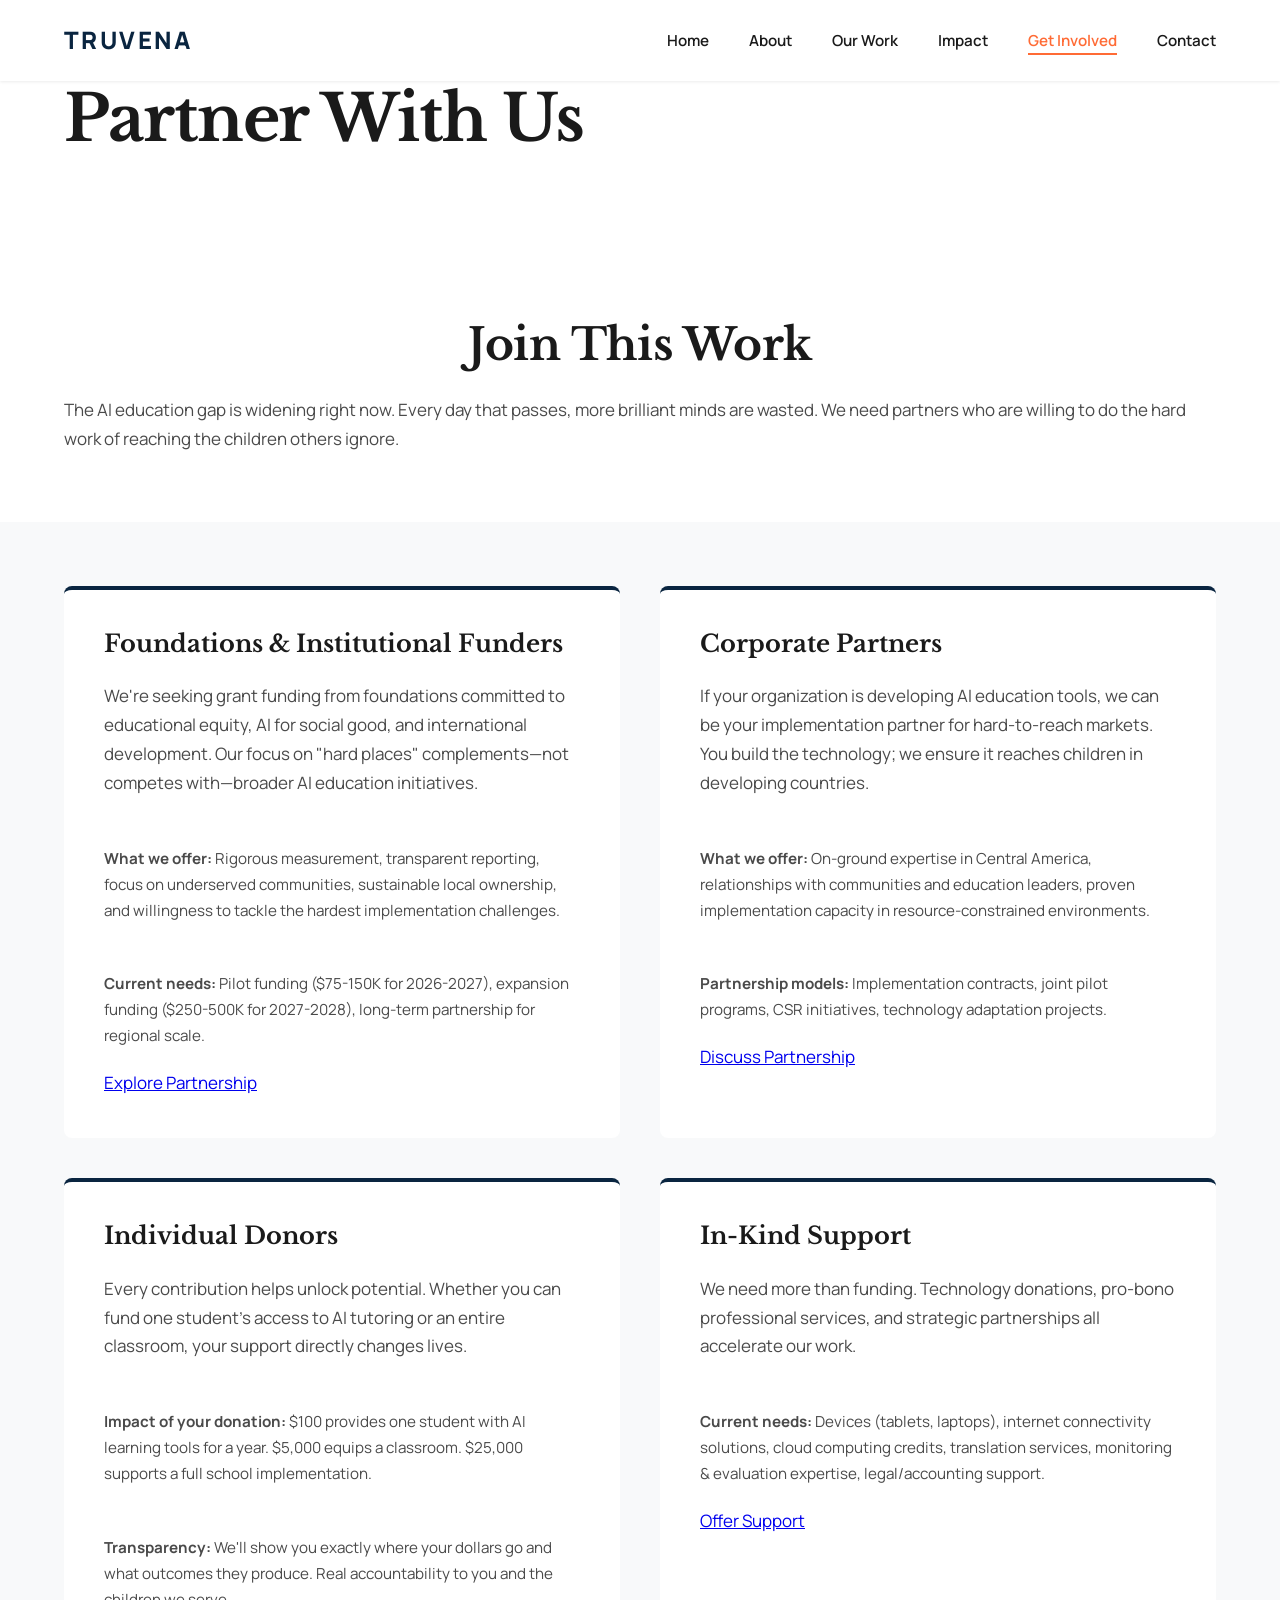
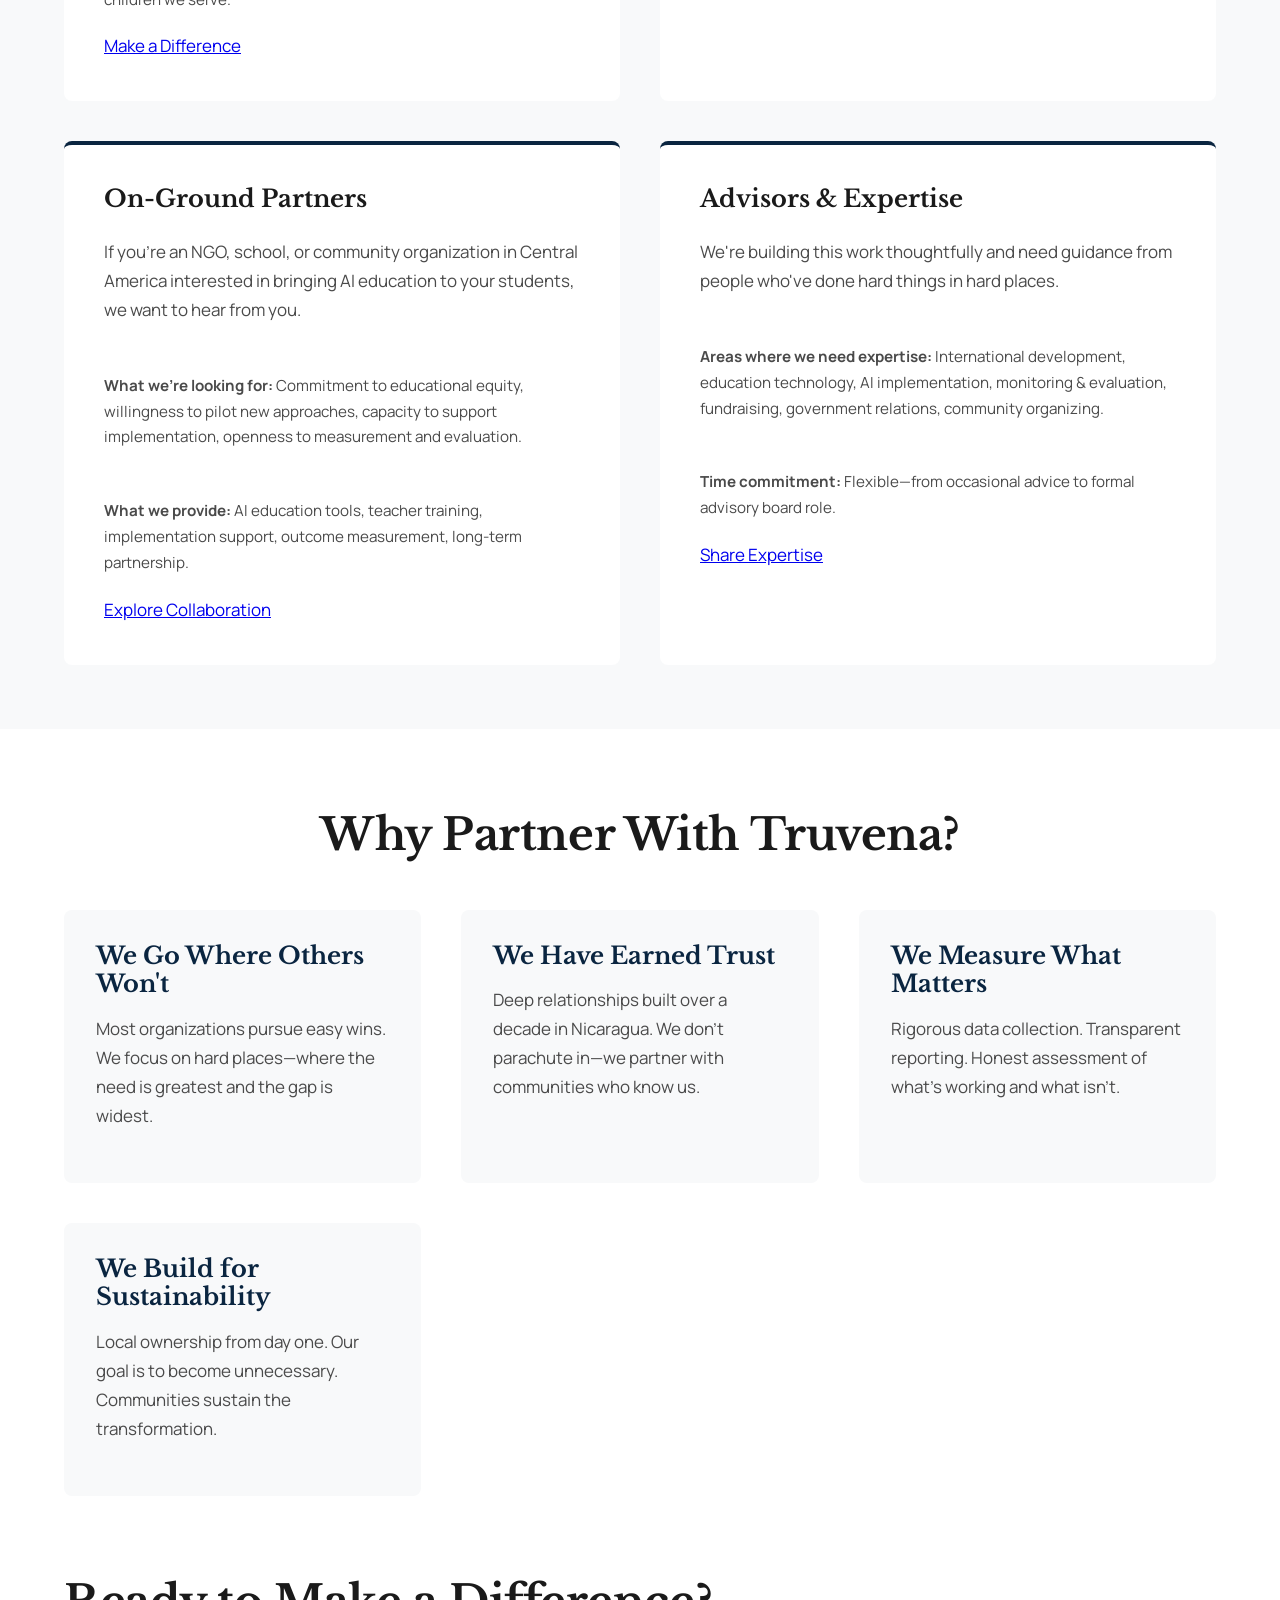
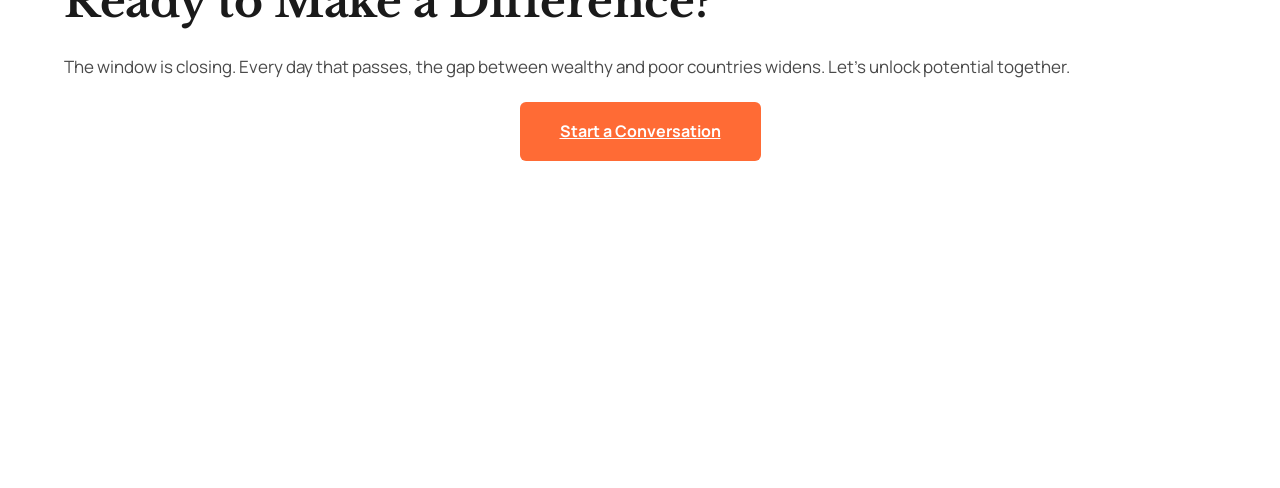
<file: involved.html>
<!DOCTYPE html>
<html lang="en">
<head>
    <meta charset="UTF-8">
    <meta name="viewport" content="width=device-width, initial-scale=1.0">
    <title>Get Involved | Truvena</title>
    <link rel="preconnect" href="https://fonts.googleapis.com">
    <link rel="preconnect" href="https://fonts.gstatic.com" crossorigin>
    <link href="https://fonts.googleapis.com/css2?family=Libre+Baskerville:wght@400;700&family=Manrope:wght@400;500;600;700;800&display=swap" rel="stylesheet">
    <link rel="stylesheet" href="styles-new.css">
</head>
<body>
    <nav class="navbar">
        <div class="container">
            <div class="nav-brand">
                <a href="index.html">TRUVENA</a>
            </div>
            <ul class="nav-menu">
                <li><a href="index.html">Home</a></li>
                <li><a href="about.html">About</a></li>
                <li><a href="work.html">Our Work</a></li>
                <li><a href="impact.html">Impact</a></li>
                <li><a href="involved.html" class="active">Get Involved</a></li>
                <li><a href="contact.html">Contact</a></li>
            </ul>
        </div>
    </nav>

    <section class="page-hero">
        <div class="container">
            <h1>Partner With Us</h1>
            <p class="hero-subtitle">We're seeking partners who believe brilliant minds deserve opportunity regardless of geography.</p>
        </div>
    </section>

    <section class="involved-intro">
        <div class="container">
            <h2>Join This Work</h2>
            <p class="section-intro">The AI education gap is widening right now. Every day that passes, more brilliant minds are wasted. We need partners who are willing to do the hard work of reaching the children others ignore.</p>
        </div>
    </section>

    <section class="involved-ways">
        <div class="container">
            <div class="ways-grid">
                <div class="way-item">
                    <h3>Foundations & Institutional Funders</h3>
                    <p>We're seeking grant funding from foundations committed to educational equity, AI for social good, and international development. Our focus on "hard places" complements—not competes with—broader AI education initiatives.</p>
                    <p class="way-specifics"><strong>What we offer:</strong> Rigorous measurement, transparent reporting, focus on underserved communities, sustainable local ownership, and willingness to tackle the hardest implementation challenges.</p>
                    <p class="way-specifics"><strong>Current needs:</strong> Pilot funding ($75-150K for 2026-2027), expansion funding ($250-500K for 2027-2028), long-term partnership for regional scale.</p>
                    <a href="contact.html" class="btn-secondary">Explore Partnership</a>
                </div>

                <div class="way-item">
                    <h3>Corporate Partners</h3>
                    <p>If your organization is developing AI education tools, we can be your implementation partner for hard-to-reach markets. You build the technology; we ensure it reaches children in developing countries.</p>
                    <p class="way-specifics"><strong>What we offer:</strong> On-ground expertise in Central America, relationships with communities and education leaders, proven implementation capacity in resource-constrained environments.</p>
                    <p class="way-specifics"><strong>Partnership models:</strong> Implementation contracts, joint pilot programs, CSR initiatives, technology adaptation projects.</p>
                    <a href="contact.html" class="btn-secondary">Discuss Partnership</a>
                </div>

                <div class="way-item">
                    <h3>Individual Donors</h3>
                    <p>Every contribution helps unlock potential. Whether you can fund one student's access to AI tutoring or an entire classroom, your support directly changes lives.</p>
                    <p class="way-specifics"><strong>Impact of your donation:</strong> $100 provides one student with AI learning tools for a year. $5,000 equips a classroom. $25,000 supports a full school implementation.</p>
                    <p class="way-specifics"><strong>Transparency:</strong> We'll show you exactly where your dollars go and what outcomes they produce. Real accountability to you and the children we serve.</p>
                    <a href="contact.html" class="btn-secondary">Make a Difference</a>
                </div>

                <div class="way-item">
                    <h3>In-Kind Support</h3>
                    <p>We need more than funding. Technology donations, pro-bono professional services, and strategic partnerships all accelerate our work.</p>
                    <p class="way-specifics"><strong>Current needs:</strong> Devices (tablets, laptops), internet connectivity solutions, cloud computing credits, translation services, monitoring & evaluation expertise, legal/accounting support.</p>
                    <a href="contact.html" class="btn-secondary">Offer Support</a>
                </div>

                <div class="way-item">
                    <h3>On-Ground Partners</h3>
                    <p>If you're an NGO, school, or community organization in Central America interested in bringing AI education to your students, we want to hear from you.</p>
                    <p class="way-specifics"><strong>What we're looking for:</strong> Commitment to educational equity, willingness to pilot new approaches, capacity to support implementation, openness to measurement and evaluation.</p>
                    <p class="way-specifics"><strong>What we provide:</strong> AI education tools, teacher training, implementation support, outcome measurement, long-term partnership.</p>
                    <a href="contact.html" class="btn-secondary">Explore Collaboration</a>
                </div>

                <div class="way-item">
                    <h3>Advisors & Expertise</h3>
                    <p>We're building this work thoughtfully and need guidance from people who've done hard things in hard places.</p>
                    <p class="way-specifics"><strong>Areas where we need expertise:</strong> International development, education technology, AI implementation, monitoring & evaluation, fundraising, government relations, community organizing.</p>
                    <p class="way-specifics"><strong>Time commitment:</strong> Flexible—from occasional advice to formal advisory board role.</p>
                    <a href="contact.html" class="btn-secondary">Share Expertise</a>
                </div>
            </div>
        </div>
    </section>

    <section class="involved-why">
        <div class="container">
            <h2>Why Partner With Truvena?</h2>
            <div class="why-partner-grid">
                <div class="why-partner-item">
                    <h3>We Go Where Others Won't</h3>
                    <p>Most organizations pursue easy wins. We focus on hard places—where the need is greatest and the gap is widest.</p>
                </div>
                <div class="why-partner-item">
                    <h3>We Have Earned Trust</h3>
                    <p>Deep relationships built over a decade in Nicaragua. We don't parachute in—we partner with communities who know us.</p>
                </div>
                <div class="why-partner-item">
                    <h3>We Measure What Matters</h3>
                    <p>Rigorous data collection. Transparent reporting. Honest assessment of what's working and what isn't.</p>
                </div>
                <div class="why-partner-item">
                    <h3>We Build for Sustainability</h3>
                    <p>Local ownership from day one. Our goal is to become unnecessary. Communities sustain the transformation.</p>
                </div>
            </div>
        </div>
    </section>

    <section class="cta">
        <div class="container">
            <h2>Ready to Make a Difference?</h2>
            <p>The window is closing. Every day that passes, the gap between wealthy and poor countries widens. Let's unlock potential together.</p>
            <div class="cta-buttons">
                <a href="contact.html" class="btn-primary">Start a Conversation</a>
            </div>
        </div>
    </section>

    <footer>
        <div class="container">
            <div class="footer-content">
                <div class="footer-brand">
                    <h3>TRUVENA</h3>
                    <p>Unlocking wasted potential in the world's hardest places</p>
                </div>
                <div class="footer-links">
                    <div class="footer-column">
                        <h4>Navigate</h4>
                        <ul>
                            <li><a href="index.html">Home</a></li>
                            <li><a href="about.html">About</a></li>
                            <li><a href="work.html">Our Work</a></li>
                            <li><a href="impact.html">Impact</a></li>
                        </ul>
                    </div>
                    <div class="footer-column">
                        <h4>Connect</h4>
                        <ul>
                            <li><a href="involved.html">Partner With Us</a></li>
                            <li><a href="contact.html">Contact</a></li>
                        </ul>
                    </div>
                    <div class="footer-column">
                        <h4>Contact</h4>
                        <ul>
                            <li><a href="mailto:dave@truvena.org">dave@truvena.org</a></li>
                        </ul>
                    </div>
                </div>
            </div>
            <div class="footer-bottom">
                <p>&copy; 2026 Truvena, Inc. | Nonprofit Organization</p>
            </div>
        </div>
    </footer>

    <style>
        .involved-intro {
            padding: 3rem 0;
            background: var(--white);
        }
        .involved-intro h2 {
            text-align: center;
            margin-bottom: 1.5rem;
        }
        .involved-ways {
            padding: 4rem 0;
            background: var(--background-light);
        }
        .ways-grid {
            display: grid;
            grid-template-columns: repeat(auto-fit, minmax(380px, 1fr));
            gap: 2.5rem;
        }
        .way-item {
            background: var(--white);
            padding: 2.5rem;
            border-radius: 8px;
            border-top: 4px solid var(--primary-blue);
        }
        .way-item h3 {
            color: var(--text-dark);
            margin-bottom: 1.5rem;
        }
        .way-specifics {
            margin-top: 1.5rem;
            padding-top: 1.5rem;
            border-top: 1px solid var(--border-color);
            font-size: 0.95rem;
        }
        .way-item .btn-secondary {
            margin-top: 1.5rem;
        }
        .involved-why {
            padding: 5rem 0;
            background: var(--white);
        }
        .involved-why h2 {
            text-align: center;
            margin-bottom: 3rem;
        }
        .why-partner-grid {
            display: grid;
            grid-template-columns: repeat(auto-fit, minmax(280px, 1fr));
            gap: 2.5rem;
        }
        .why-partner-item {
            padding: 2rem;
            background: var(--background-light);
            border-radius: 8px;
        }
        .why-partner-item h3 {
            color: var(--primary-blue);
            margin-bottom: 1rem;
        }
        @media (max-width: 768px) {
            .ways-grid {
                grid-template-columns: 1fr;
            }
        }
    </style>
</body>
</html>
</file>
<file: styles-new.css>
/* Truvena Redesign - Enhanced Visual Design */

/* ===== CSS VARIABLES ===== */
:root {
    --primary-blue: #0A2540;
    --medium-blue: #1E4976;
    --light-blue: #3B6EA5;
    --accent-orange: #FF6B35;
    --dark-orange: #E85A2B;
    --warm-cream: #FFF5E6;
    --text-dark: #1A1A1A;
    --text-medium: #4A4A4A;
    --text-light: #6B6B6B;
    --background-light: #F8F9FA;
    --white: #FFFFFF;
    --border-subtle: #E8E8E8;
}

/* ===== RESET & BASE ===== */
* {
    margin: 0;
    padding: 0;
    box-sizing: border-box;
}

body {
    font-family: 'Manrope', -apple-system, BlinkMacSystemFont, 'Segoe UI', sans-serif;
    line-height: 1.7;
    color: var(--text-dark);
    font-size: 17px;
    -webkit-font-smoothing: antialiased;
    -moz-osx-font-smoothing: grayscale;
}

.container {
    max-width: 1200px;
    margin: 0 auto;
    padding: 0 24px;
}

/* ===== TYPOGRAPHY ===== */
h1, h2, h3, h4 {
    font-family: 'Libre Baskerville', serif;
    font-weight: 700;
    line-height: 1.2;
    color: var(--text-dark);
}

h1 {
    font-size: 4rem;
    letter-spacing: -0.02em;
}

h2 {
    font-size: 2.75rem;
    letter-spacing: -0.01em;
    margin-bottom: 1.5rem;
}

h3 {
    font-size: 1.5rem;
    margin-bottom: 1rem;
}

p {
    margin-bottom: 1.25rem;
    color: var(--text-medium);
}

.lead-text {
    font-size: 1.35rem;
    font-weight: 500;
    color: var(--text-dark);
    line-height: 1.6;
}

.intro-text {
    font-size: 1.25rem;
    color: var(--text-medium);
    max-width: 800px;
    margin: 0 auto 3rem;
}

/* ===== NAVIGATION ===== */
.navbar {
    background: var(--white);
    box-shadow: 0 1px 3px rgba(0, 0, 0, 0.08);
    position: sticky;
    top: 0;
    z-index: 1000;
    backdrop-filter: blur(10px);
    background: rgba(255, 255, 255, 0.95);
}

.navbar .container {
    display: flex;
    justify-content: space-between;
    align-items: center;
    padding: 1.25rem 24px;
}

.nav-brand a {
    font-size: 1.5rem;
    font-weight: 800;
    color: var(--primary-blue);
    text-decoration: none;
    letter-spacing: 0.1em;
    font-family: 'Manrope', sans-serif;
}

.nav-menu {
    display: flex;
    list-style: none;
    gap: 2.5rem;
}

.nav-menu a {
    text-decoration: none;
    color: var(--text-dark);
    font-weight: 600;
    font-size: 0.95rem;
    transition: color 0.2s ease;
    position: relative;
}

.nav-menu a:after {
    content: '';
    position: absolute;
    bottom: -4px;
    left: 0;
    width: 0;
    height: 2px;
    background: var(--accent-orange);
    transition: width 0.3s ease;
}

.nav-menu a:hover:after,
.nav-menu a.active:after {
    width: 100%;
}

.nav-menu a:hover,
.nav-menu a.active {
    color: var(--accent-orange);
}

/* ===== BUTTONS ===== */
.btn-primary-orange,
.btn-secondary-white,
.btn-secondary-outline,
.btn-text-arrow {
    display: inline-block;
    padding: 1rem 2.25rem;
    font-size: 1rem;
    font-weight: 700;
    text-decoration: none;
    border-radius: 6px;
    transition: all 0.3s ease;
    cursor: pointer;
    border: 2px solid transparent;
    font-family: 'Manrope', sans-serif;
    letter-spacing: 0.01em;
}

.btn-primary-orange {
    background: var(--accent-orange);
    color: var(--white);
    box-shadow: 0 4px 12px rgba(255, 107, 53, 0.25);
}

.btn-primary-orange:hover {
    background: var(--dark-orange);
    transform: translateY(-2px);
    box-shadow: 0 6px 20px rgba(255, 107, 53, 0.35);
}

.btn-primary-orange.large {
    padding: 1.25rem 3rem;
    font-size: 1.1rem;
}

.btn-secondary-white {
    background: rgba(255, 255, 255, 0.15);
    color: var(--white);
    border-color: rgba(255, 255, 255, 0.4);
    backdrop-filter: blur(10px);
}

.btn-secondary-white:hover {
    background: rgba(255, 255, 255, 0.25);
    border-color: rgba(255, 255, 255, 0.6);
}

.btn-secondary-outline {
    background: transparent;
    color: var(--accent-orange);
    border-color: var(--accent-orange);
}

.btn-secondary-outline:hover {
    background: var(--accent-orange);
    color: var(--white);
}

.btn-text-arrow {
    background: transparent;
    color: var(--accent-orange);
    padding: 0.5rem 0;
    border: none;
    font-weight: 700;
    font-size: 1.05rem;
}

.btn-text-arrow:hover {
    transform: translateX(4px);
}

/* ===== HERO SECTION (REDESIGNED) ===== */
.hero-redesign {
    position: relative;
    min-height: 90vh;
    display: flex;
    align-items: center;
    justify-content: center;
    overflow: hidden;
}

.hero-background {
    position: absolute;
    top: 0;
    left: 0;
    width: 100%;
    height: 100%;
    background: url('images/classroom-packed.jpg') center/cover no-repeat;
    z-index: 1;
}

.hero-overlay {
    position: absolute;
    top: 0;
    left: 0;
    width: 100%;
    height: 100%;
    background: linear-gradient(135deg, 
        rgba(10, 37, 64, 0.92) 0%, 
        rgba(30, 73, 118, 0.85) 50%,
        rgba(255, 107, 53, 0.75) 100%);
    z-index: 2;
}

.hero-content {
    position: relative;
    z-index: 3;
    text-align: center;
    padding: 4rem 0;
    max-width: 900px;
}

.hero-title {
    color: var(--white);
    font-size: 4.5rem;
    margin-bottom: 1.5rem;
    line-height: 1.1;
    text-shadow: 0 2px 20px rgba(0, 0, 0, 0.3);
    animation: fadeInUp 0.8s ease-out;
}

.hero-subtitle {
    font-size: 1.35rem;
    color: rgba(255, 255, 255, 0.95);
    margin-bottom: 2.5rem;
    line-height: 1.7;
    font-weight: 400;
    max-width: 750px;
    margin-left: auto;
    margin-right: auto;
    animation: fadeInUp 0.8s ease-out 0.2s both;
}

.hero-cta {
    display: flex;
    gap: 1.5rem;
    justify-content: center;
    animation: fadeInUp 0.8s ease-out 0.4s both;
}

.hero-scroll-indicator {
    position: absolute;
    bottom: 3rem;
    left: 50%;
    transform: translateX(-50%);
    z-index: 3;
    text-align: center;
    color: rgba(255, 255, 255, 0.7);
    font-size: 0.85rem;
    font-weight: 600;
    letter-spacing: 0.1em;
    text-transform: uppercase;
}

.scroll-arrow {
    width: 24px;
    height: 24px;
    margin: 0.5rem auto 0;
    border-left: 2px solid rgba(255, 255, 255, 0.7);
    border-bottom: 2px solid rgba(255, 255, 255, 0.7);
    transform: rotate(-45deg);
    animation: bounce 2s infinite;
}

@keyframes fadeInUp {
    from {
        opacity: 0;
        transform: translateY(30px);
    }
    to {
        opacity: 1;
        transform: translateY(0);
    }
}

@keyframes bounce {
    0%, 20%, 50%, 80%, 100% {
        transform: translateY(0) rotate(-45deg);
    }
    40% {
        transform: translateY(-10px) rotate(-45deg);
    }
    60% {
        transform: translateY(-5px) rotate(-45deg);
    }
}

/* ===== REALITY SECTION ===== */
.reality-section {
    padding: 7rem 0;
    background: var(--white);
}

.reality-grid {
    display: grid;
    grid-template-columns: 1fr 1fr;
    gap: 5rem;
    align-items: center;
}

.reality-image {
    position: relative;
}

.reality-image img {
    width: 100%;
    border-radius: 8px;
    box-shadow: 0 20px 60px rgba(0, 0, 0, 0.15);
}

.image-caption {
    margin-top: 1rem;
    font-size: 0.9rem;
    color: var(--text-light);
    font-style: italic;
}

.section-label {
    display: inline-block;
    font-size: 0.85rem;
    font-weight: 800;
    letter-spacing: 0.15em;
    text-transform: uppercase;
    color: var(--accent-orange);
    margin-bottom: 1.5rem;
}

.section-label-light {
    display: inline-block;
    font-size: 0.85rem;
    font-weight: 800;
    letter-spacing: 0.15em;
    text-transform: uppercase;
    color: var(--white);
    margin-bottom: 1.5rem;
    opacity: 0.9;
}

.stat-callout {
    margin-top: 2.5rem;
    padding: 2rem;
    background: linear-gradient(135deg, var(--warm-cream) 0%, #FFF 100%);
    border-left: 4px solid var(--accent-orange);
    border-radius: 8px;
}

.stat-number {
    font-family: 'Libre Baskerville', serif;
    font-size: 4rem;
    font-weight: 700;
    color: var(--accent-orange);
    line-height: 1;
    margin-bottom: 0.5rem;
}

.stat-text {
    font-size: 1.05rem;
    color: var(--text-dark);
    font-weight: 600;
}

/* ===== OPPORTUNITY SECTION ===== */
.opportunity-section {
    padding: 7rem 0;
    background: linear-gradient(135deg, var(--primary-blue) 0%, var(--medium-blue) 100%);
    color: var(--white);
}

.opportunity-content {
    text-align: center;
    max-width: 900px;
    margin: 0 auto 4rem;
}

.opportunity-content h2 {
    color: var(--white);
    margin-bottom: 1.5rem;
}

.approach-visual {
    display: grid;
    grid-template-columns: repeat(auto-fit, minmax(280px, 1fr));
    gap: 2rem;
    margin-top: 4rem;
}

.approach-card {
    background: rgba(255, 255, 255, 0.08);
    backdrop-filter: blur(10px);
    padding: 2.5rem;
    border-radius: 12px;
    border: 1px solid rgba(255, 255, 255, 0.1);
    transition: all 0.3s ease;
}

.approach-card:hover {
    background: rgba(255, 255, 255, 0.12);
    transform: translateY(-4px);
    box-shadow: 0 12px 32px rgba(0, 0, 0, 0.2);
}

.card-number {
    font-family: 'Libre Baskerville', serif;
    font-size: 2.5rem;
    font-weight: 700;
    color: var(--accent-orange);
    margin-bottom: 1rem;
    line-height: 1;
}

.approach-card h3 {
    color: var(--white);
    margin-bottom: 1rem;
    font-size: 1.35rem;
}

.approach-card p {
    color: rgba(255, 255, 255, 0.85);
    line-height: 1.7;
}

/* ===== IMPACT PREVIEW ===== */
.impact-preview {
    background: var(--white);
}

.impact-split {
    display: grid;
    grid-template-columns: 1fr 1fr;
    min-height: 600px;
}

.impact-image {
    background-size: cover;
    background-position: center;
    position: relative;
}

.impact-content {
    padding: 5rem 4rem;
    display: flex;
    flex-direction: column;
    justify-content: center;
}

.impact-focus {
    margin-top: 2.5rem;
    padding: 2rem;
    background: var(--background-light);
    border-radius: 8px;
    border-left: 4px solid var(--accent-orange);
}

.impact-focus h3 {
    color: var(--text-dark);
    margin-bottom: 1rem;
    font-size: 1.15rem;
}

.hard-places-list {
    list-style: none;
    padding: 0;
}

.hard-places-list li {
    padding: 0.5rem 0;
    color: var(--text-medium);
    position: relative;
    padding-left: 1.5rem;
}

.hard-places-list li:before {
    content: '→';
    position: absolute;
    left: 0;
    color: var(--accent-orange);
    font-weight: 700;
}

/* ===== URGENCY SECTION ===== */
.urgency-section {
    padding: 6rem 0;
    background: linear-gradient(135deg, #1A1A1A 0%, var(--primary-blue) 100%);
    color: var(--white);
    text-align: center;
}

.urgency-content {
    max-width: 800px;
    margin: 0 auto;
}

.urgency-content h2 {
    color: var(--white);
    font-size: 3rem;
    margin-bottom: 2rem;
}

.urgency-text {
    font-size: 1.25rem;
    color: rgba(255, 255, 255, 0.9);
    margin-bottom: 1.5rem;
}

.urgency-emphasis {
    font-size: 1.5rem;
    font-weight: 700;
    color: var(--accent-orange);
    margin: 2rem 0 3rem;
}

.urgency-cta {
    display: flex;
    gap: 1.5rem;
    justify-content: center;
    margin-top: 3rem;
}

/* ===== FOOTER ===== */
.footer-redesign {
    background: var(--text-dark);
    color: rgba(255, 255, 255, 0.8);
    padding: 4rem 0 2rem;
}

.footer-content {
    display: grid;
    grid-template-columns: 2fr 3fr;
    gap: 4rem;
    margin-bottom: 3rem;
}

.footer-brand h3 {
    color: var(--white);
    font-size: 1.5rem;
    font-family: 'Manrope', sans-serif;
    font-weight: 800;
    letter-spacing: 0.1em;
    margin-bottom: 1rem;
}

.footer-brand p {
    color: rgba(255, 255, 255, 0.7);
    margin-bottom: 0.5rem;
}

.footer-tagline {
    color: var(--accent-orange);
    font-weight: 600;
    margin-top: 1rem;
    font-size: 0.95rem;
}

.footer-links {
    display: grid;
    grid-template-columns: repeat(3, 1fr);
    gap: 2rem;
}

.footer-column h4 {
    color: var(--white);
    margin-bottom: 1.25rem;
    font-size: 0.95rem;
    font-family: 'Manrope', sans-serif;
    font-weight: 700;
}

.footer-column ul {
    list-style: none;
}

.footer-column li {
    margin-bottom: 0.75rem;
}

.footer-column a {
    color: rgba(255, 255, 255, 0.7);
    text-decoration: none;
    transition: color 0.2s ease;
    font-size: 0.95rem;
}

.footer-column a:hover {
    color: var(--accent-orange);
}

.footer-bottom {
    border-top: 1px solid rgba(255, 255, 255, 0.1);
    padding-top: 2rem;
    text-align: center;
}

.footer-bottom p {
    color: rgba(255, 255, 255, 0.5);
    font-size: 0.9rem;
}

/* ===== RESPONSIVE ===== */
@media (max-width: 968px) {
    h1 {
        font-size: 3rem;
    }
    
    h2 {
        font-size: 2.25rem;
    }
    
    .hero-title {
        font-size: 3.5rem;
    }
    
    .reality-grid,
    .impact-split {
        grid-template-columns: 1fr;
        gap: 3rem;
    }
    
    .approach-visual {
        grid-template-columns: 1fr;
    }
    
    .footer-content {
        grid-template-columns: 1fr;
    }
    
    .footer-links {
        grid-template-columns: 1fr;
    }
    
    .nav-menu {
        gap: 1.5rem;
        flex-wrap: wrap;
    }
    
    .hero-cta,
    .urgency-cta {
        flex-direction: column;
        align-items: center;
    }
    
    .impact-content {
        padding: 3rem 2rem;
    }
}

@media (max-width: 640px) {
    .hero-title {
        font-size: 2.5rem;
    }
    
    h2 {
        font-size: 1.85rem;
    }
    
    .hero-subtitle {
        font-size: 1.1rem;
    }
}

/* ===== ADDITIONAL STYLES FOR IMPACT PAGE ===== */

.section-white {
    padding: 6rem 0;
    background: var(--white);
}

.section-blue {
    padding: 6rem 0;
    background: linear-gradient(135deg, var(--primary-blue) 0%, var(--medium-blue) 100%);
    color: var(--white);
}

.section-blue h2,
.section-blue h3 {
    color: var(--white);
}

.content-grid-two {
    display: grid;
    grid-template-columns: repeat(2, 1fr);
    gap: 3rem;
    margin: 3rem 0;
}

.content-block h3 {
    color: var(--primary-blue);
    margin-bottom: 1rem;
}

.callout-box {
    background: linear-gradient(135deg, var(--warm-cream) 0%, #FFF 100%);
    border-left: 4px solid var(--accent-orange);
    border-radius: 8px;
    padding: 3rem;
    margin-top: 4rem;
}

.callout-text {
    font-size: 1.25rem;
    line-height: 1.7;
    color: var(--text-dark);
}

.callout-emphasis {
    font-size: 1.35rem;
    font-weight: 700;
    color: var(--accent-orange);
    margin-top: 1.5rem;
}

.breakthrough-grid {
    display: grid;
    grid-template-columns: repeat(2, 1fr);
    gap: 3rem;
    margin-top: 3rem;
}

.breakthrough-item {
    background: rgba(255, 255, 255, 0.08);
    backdrop-filter: blur(10px);
    padding: 2.5rem;
    border-radius: 12px;
    border: 1px solid rgba(255, 255, 255, 0.1);
}

.breakthrough-icon {
    font-size: 3rem;
    margin-bottom: 1rem;
}

.breakthrough-data {
    color: rgba(255, 255, 255, 0.85);
    font-style: italic;
    margin-top: 1rem;
    padding-top: 1rem;
    border-top: 1px solid rgba(255, 255, 255, 0.2);
}

.timeline-content {
    max-width: 900px;
    margin: 0 auto;
}

.timeline-grid {
    display: grid;
    grid-template-columns: repeat(3, 1fr);
    gap: 2rem;
    margin: 3rem 0;
}

.timeline-block {
    background: var(--background-light);
    padding: 2rem;
    border-radius: 8px;
    border-left: 4px solid var(--accent-orange);
}

.timeline-year {
    font-family: 'Libre Baskerville', serif;
    font-size: 1.75rem;
    font-weight: 700;
    color: var(--accent-orange);
    margin-bottom: 1rem;
}

.timeline-impact {
    margin-top: 1.5rem;
    font-size: 0.95rem;
    padding-top: 1rem;
    border-top: 2px solid var(--border-subtle);
}

.timeline-critical {
    color: #D32F2F;
    font-weight: 700;
}

.urgency-box {
    background: linear-gradient(135deg, #1A1A1A 0%, var(--primary-blue) 100%);
    color: var(--white);
    padding: 3rem;
    border-radius: 12px;
    margin-top: 3rem;
    text-align: center;
}

.urgency-box h3 {
    color: var(--white);
    font-size: 2rem;
    margin-bottom: 1.5rem;
}

.urgency-box p {
    color: rgba(255, 255, 255, 0.9);
    font-size: 1.15rem;
}

.principles-grid {
    display: grid;
    grid-template-columns: repeat(2, 1fr);
    gap: 2rem;
    margin-top: 3rem;
}

.principle-card {
    background: rgba(255, 255, 255, 0.08);
    backdrop-filter: blur(10px);
    padding: 2.5rem;
    border-radius: 12px;
    border: 1px solid rgba(255, 255, 255, 0.1);
}

.principle-card h3 {
    color: var(--white);
    margin-bottom: 1rem;
}

.principle-card p {
    color: rgba(255, 255, 255, 0.85);
}

.vision-content {
    display: grid;
    grid-template-columns: repeat(2, 1fr);
    gap: 3rem;
    margin: 3rem 0;
}

.vision-item {
    text-align: center;
    padding: 2rem;
}

.vision-number {
    font-family: 'Libre Baskerville', serif;
    font-size: 4rem;
    font-weight: 700;
    color: var(--accent-orange);
    line-height: 1;
    margin-bottom: 1rem;
}

.vision-item h3 {
    color: var(--primary-blue);
    margin-bottom: 1rem;
}

.vision-statement {
    background: linear-gradient(135deg, var(--warm-cream) 0%, #FFF 100%);
    border-left: 4px solid var(--accent-orange);
    border-radius: 8px;
    padding: 3rem;
    margin-top: 4rem;
    text-align: center;
}

.vision-text {
    font-size: 1.25rem;
    line-height: 1.7;
    color: var(--text-dark);
    margin-bottom: 1.5rem;
}

.vision-emphasis {
    font-size: 1.5rem;
    font-weight: 700;
    color: var(--accent-orange);
}

.cta-section {
    padding: 6rem 0;
    background: linear-gradient(135deg, #1A1A1A 0%, var(--primary-blue) 100%);
    color: var(--white);
    text-align: center;
}

.cta-section h2 {
    color: var(--white);
    font-size: 3rem;
    margin-bottom: 1.5rem;
}

.cta-section p {
    font-size: 1.25rem;
    color: rgba(255, 255, 255, 0.9);
    max-width: 700px;
    margin: 0 auto 3rem;
}

.cta-buttons {
    display: flex;
    gap: 1.5rem;
    justify-content: center;
}

/* ===== CONTACT PAGE STYLES ===== */

.contact-center {
    max-width: 900px;
    margin: 0 auto;
}

.contact-info-centered {
    text-align: center;
}

.contact-intro {
    font-size: 1.15rem;
    color: var(--text-medium);
    margin: 2rem 0 3rem;
    line-height: 1.7;
}

.contact-email-primary {
    background: linear-gradient(135deg, var(--warm-cream) 0%, #FFF 100%);
    border-left: 4px solid var(--accent-orange);
    border-radius: 8px;
    padding: 3rem;
    margin: 3rem 0;
}

.contact-email-primary h3 {
    color: var(--primary-blue);
    margin-bottom: 1rem;
}

.email-large {
    font-size: 2rem;
    font-weight: 700;
    margin: 0;
}

.email-large a {
    color: var(--accent-orange);
    text-decoration: none;
    transition: color 0.2s ease;
}

.email-large a:hover {
    color: var(--dark-orange);
}

.contact-details {
    display: grid;
    grid-template-columns: repeat(2, 1fr);
    gap: 2rem;
    margin: 3rem 0;
    padding: 2rem 0;
    border-top: 1px solid var(--border-subtle);
    border-bottom: 1px solid var(--border-subtle);
}

.contact-detail-item {
    text-align: center;
}

.contact-detail-item h4 {
    color: var(--primary-blue);
    margin-bottom: 0.5rem;
    font-size: 1rem;
    font-weight: 700;
}

.contact-detail-item p {
    color: var(--text-medium);
    font-size: 0.95rem;
}

.contact-partnerships {
    margin-top: 4rem;
}

.contact-partnerships h3 {
    color: var(--primary-blue);
    text-align: center;
    margin-bottom: 2rem;
    font-size: 1.75rem;
}

.partnership-grid {
    display: grid;
    grid-template-columns: repeat(2, 1fr);
    gap: 2rem;
    margin-top: 2rem;
}

.partnership-type {
    background: var(--background-light);
    padding: 2rem;
    border-radius: 8px;
    border-left: 4px solid var(--accent-orange);
    text-align: left;
}

.partnership-type h4 {
    color: var(--primary-blue);
    margin-bottom: 0.75rem;
    font-size: 1.1rem;
}

.partnership-type p {
    color: var(--text-medium);
    font-size: 0.95rem;
    line-height: 1.6;
}

/* ===== RESPONSIVE UPDATES ===== */
@media (max-width: 968px) {
    .content-grid-two,
    .breakthrough-grid,
    .timeline-grid,
    .principles-grid,
    .vision-content,
    .partnership-grid,
    .contact-details {
        grid-template-columns: 1fr;
    }
    
    .cta-buttons {
        flex-direction: column;
        align-items: center;
    }
}

/* ===== ADDITIONAL STYLES FOR FINAL UPDATES ===== */

/* White intro text for dark backgrounds */
.intro-text-white {
    font-size: 1.25rem;
    color: rgba(255, 255, 255, 0.95);
    max-width: 800px;
    margin: 0 auto 3rem;
    line-height: 1.7;
}

/* Truvena meaning on About page */
.truvena-meaning {
    font-size: 1.25rem;
    color: var(--accent-orange);
    font-style: italic;
    margin-bottom: 1rem;
    font-weight: 500;
}

/* Contact page grid layout */
.contact-grid {
    display: grid;
    grid-template-columns: 1fr 1fr;
    gap: 4rem;
    align-items: start;
}

.contact-info h2,
.contact-form-section h2 {
    color: var(--primary-blue);
    margin-bottom: 1.5rem;
}

.contact-methods {
    margin: 2rem 0;
}

.contact-method {
    margin-bottom: 2rem;
}

.contact-method h3 {
    color: var(--primary-blue);
    font-size: 1.1rem;
    margin-bottom: 0.5rem;
}

.contact-method a {
    color: var(--accent-orange);
    text-decoration: none;
    font-weight: 600;
}

.contact-method a:hover {
    color: var(--dark-orange);
}

.contact-cta {
    background: var(--background-light);
    padding: 2rem;
    border-radius: 8px;
    margin-top: 2rem;
}

.contact-cta h3 {
    color: var(--primary-blue);
    margin-bottom: 1rem;
}

/* Contact form styling */
.contact-form {
    background: var(--background-light);
    padding: 2.5rem;
    border-radius: 8px;
}

.form-group {
    margin-bottom: 1.5rem;
}

.form-group label {
    display: block;
    font-weight: 600;
    color: var(--text-dark);
    margin-bottom: 0.5rem;
    font-size: 0.95rem;
}

.form-group input,
.form-group select,
.form-group textarea {
    width: 100%;
    padding: 0.75rem;
    border: 2px solid var(--border-subtle);
    border-radius: 6px;
    font-size: 1rem;
    font-family: 'Manrope', sans-serif;
    transition: border-color 0.2s ease;
}

.form-group input:focus,
.form-group select:focus,
.form-group textarea:focus {
    outline: none;
    border-color: var(--accent-orange);
}

.btn-primary {
    background: var(--accent-orange);
    color: var(--white);
    padding: 1rem 2.5rem;
    border: none;
    border-radius: 6px;
    font-size: 1rem;
    font-weight: 700;
    cursor: pointer;
    transition: all 0.3s ease;
    font-family: 'Manrope', sans-serif;
}

.btn-primary:hover {
    background: var(--dark-orange);
    transform: translateY(-2px);
    box-shadow: 0 6px 20px rgba(255, 107, 53, 0.35);
}

@media (max-width: 968px) {
    .contact-grid {
        grid-template-columns: 1fr;
        gap: 2rem;
    }
}

/* ===== FIXES FOR IMPACT PAGE TEXT READABILITY ===== */

/* Make breakthrough item text more readable */
.breakthrough-item h3 {
    color: var(--white);
    font-weight: 700;
}

.breakthrough-item p {
    color: rgba(255, 255, 255, 0.95);
    line-height: 1.7;
}

.breakthrough-data {
    color: rgba(255, 255, 255, 0.9);
    font-weight: 600;
}

/* Make principle card text more readable */
.principle-card h3 {
    color: var(--white);
    font-weight: 700;
}

.principle-card p {
    color: rgba(255, 255, 255, 0.95);
    line-height: 1.7;
}

/* Homepage hero tagline */
.truvena-tagline {
    font-size: 0.95rem;
    color: rgba(255, 255, 255, 0.85);
    font-style: italic;
    letter-spacing: 0.02em;
    margin-bottom: 1.5rem;
    font-weight: 400;
}
</file>
